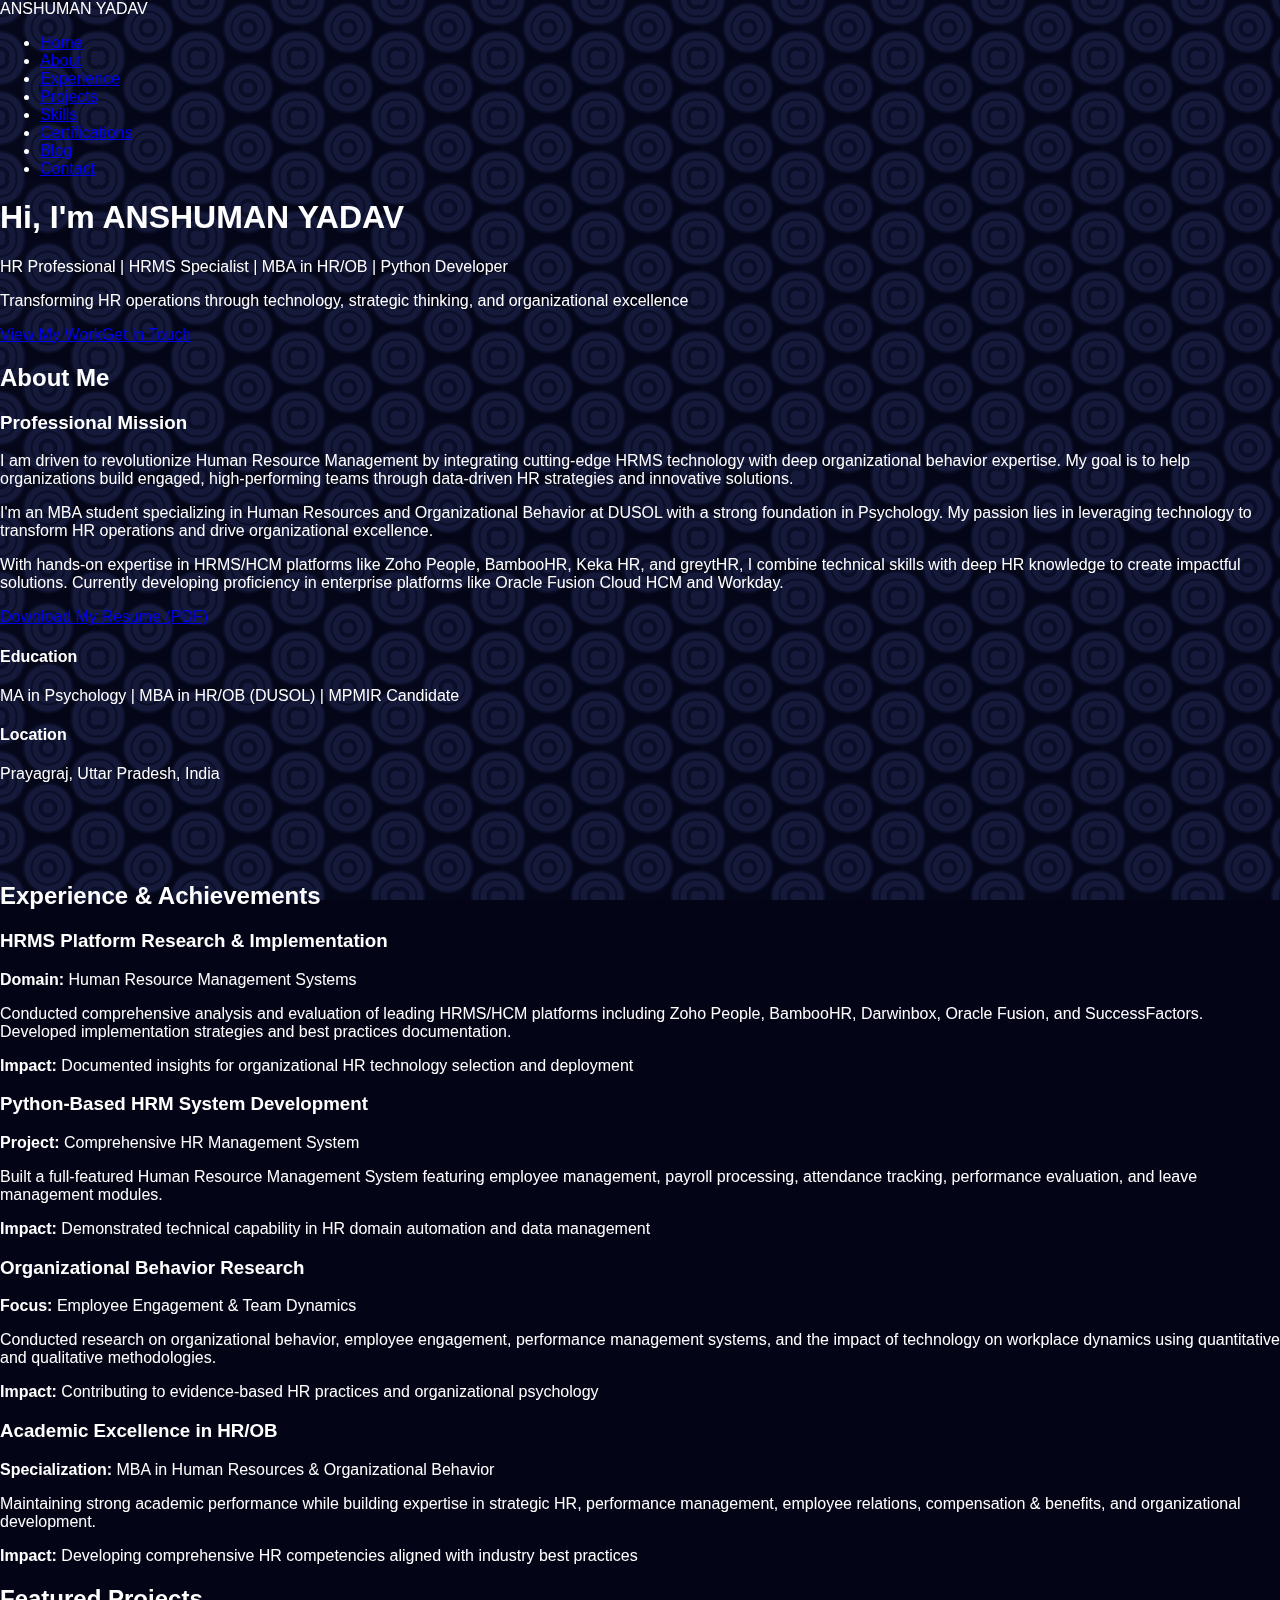
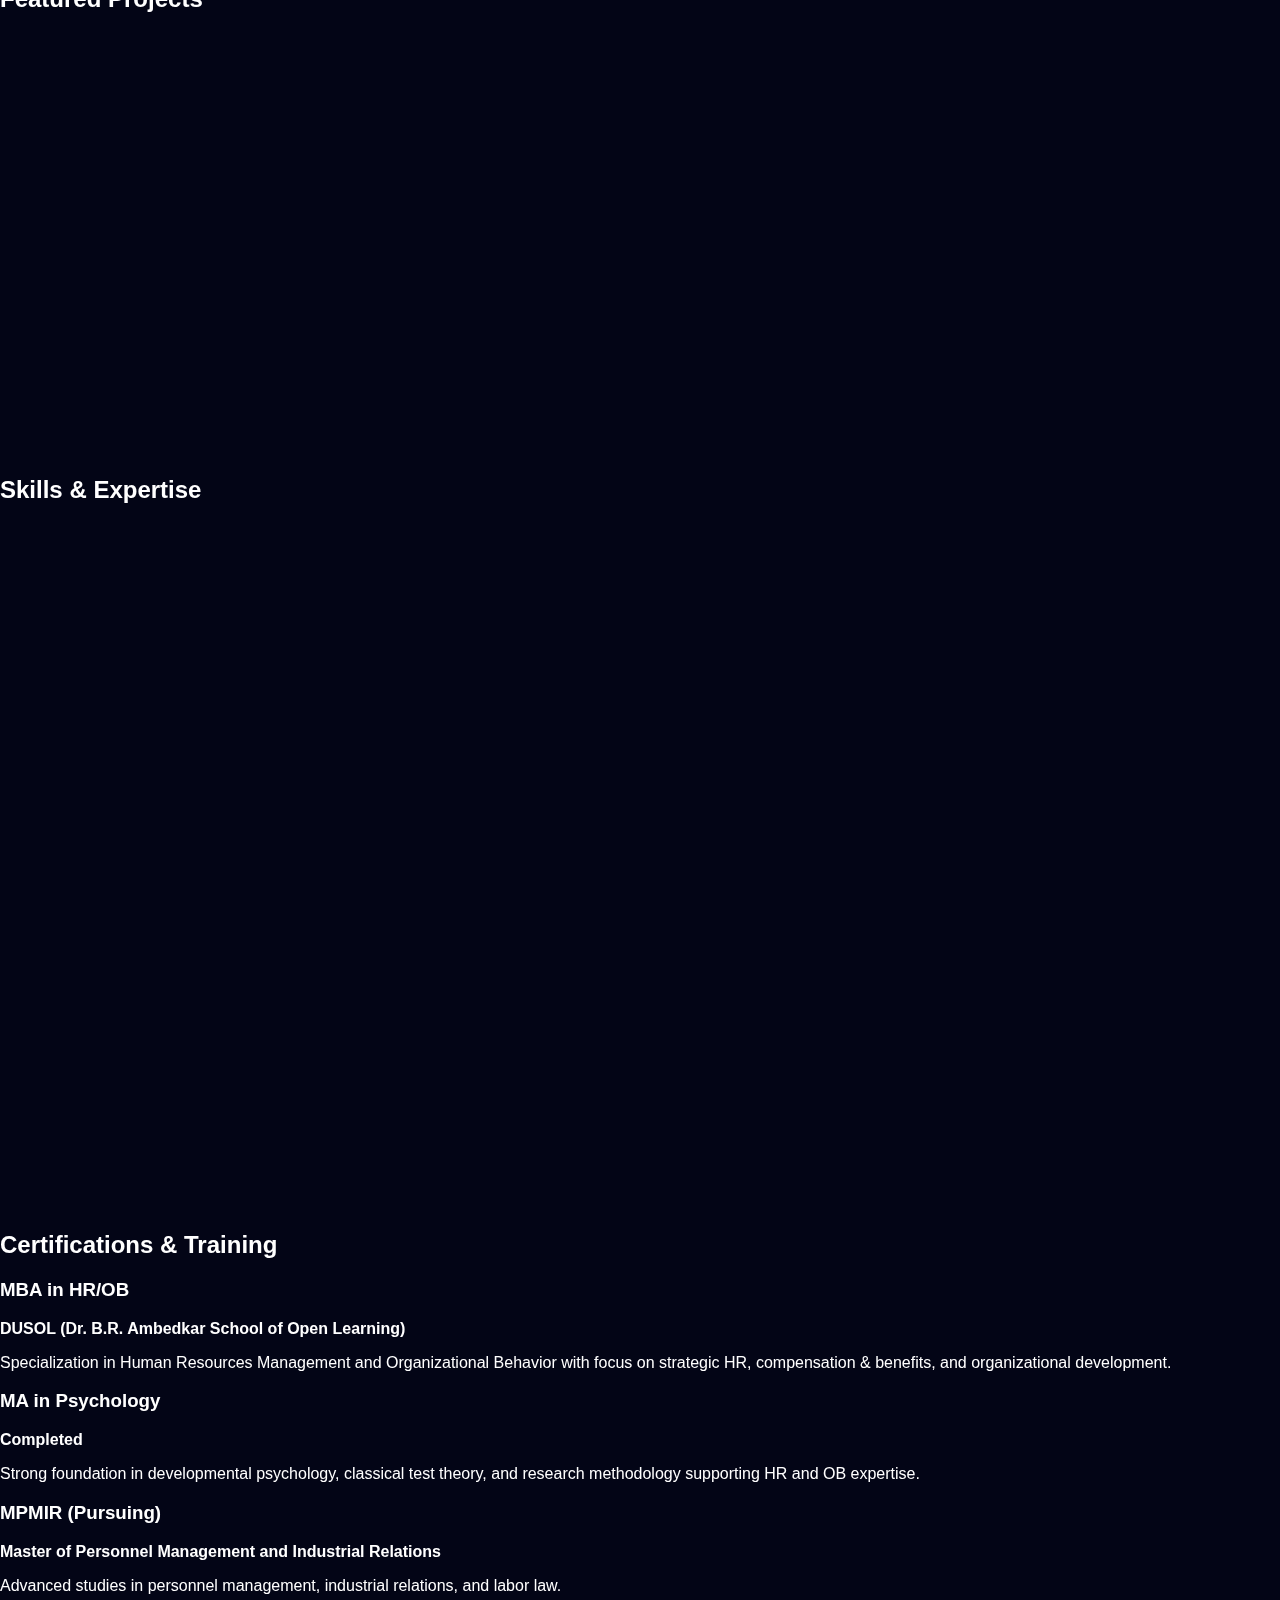
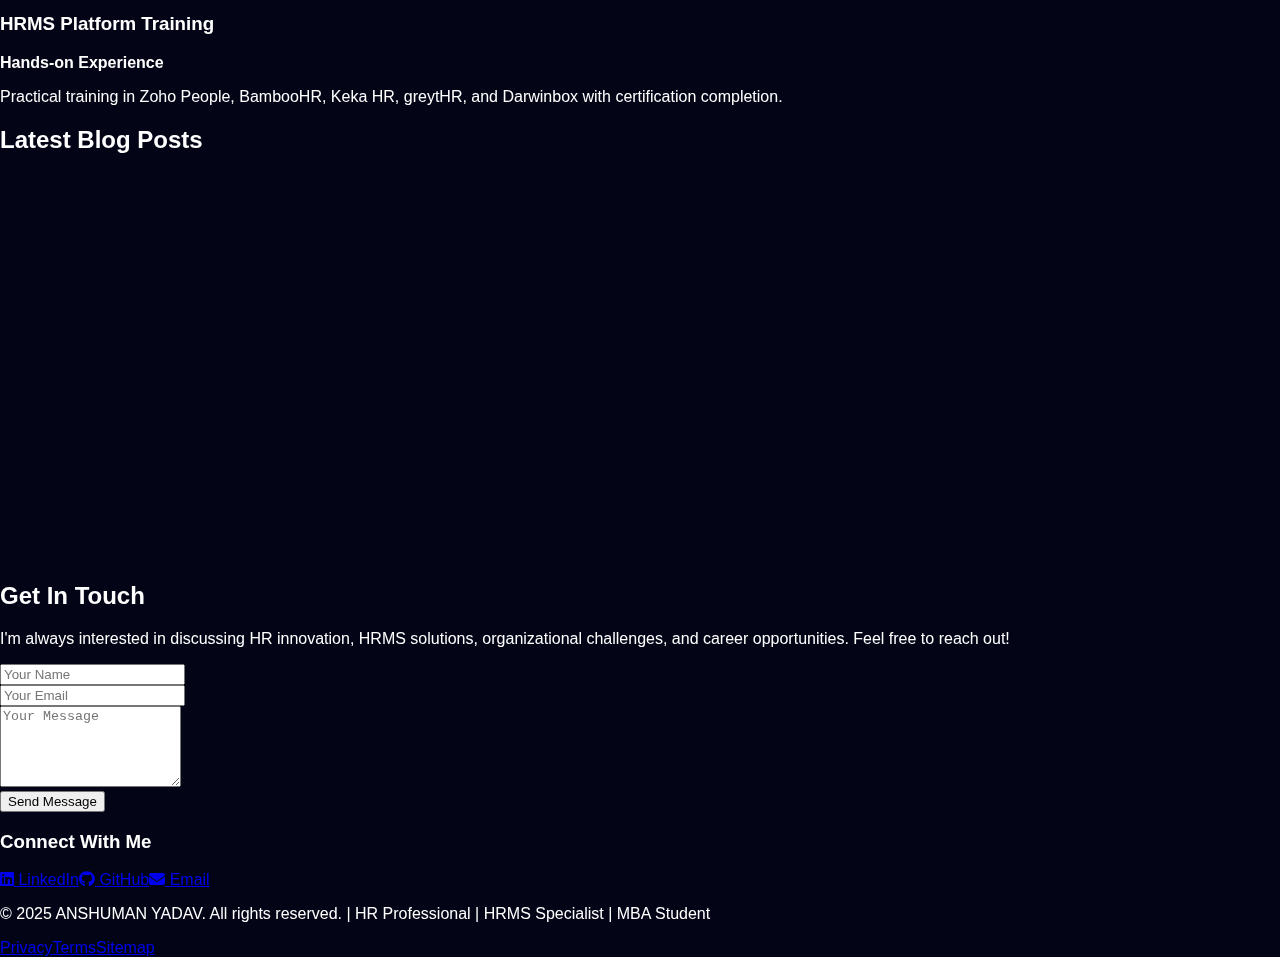
<file: index.html>
<!DOCTYPE html><html lang="en"><head><meta charset="UTF-8"><meta name="viewport" content="width=device-width, initial-scale=1.0"><title>HR Professional Portfolio - ANSHUMAN YADAV</title><link rel="stylesheet" href="styles.css"><link rel="stylesheet" href="https://cdnjs.cloudflare.com/ajax/libs/font-awesome/6.4.0/css/all.min.css"></head><body><!-- Navigation Bar --><nav class="navbar"><div class="nav-container"><div class="logo">ANSHUMAN YADAV</div><ul class="nav-menu"><li><a href="#home" class="nav-link">Home</a></li><li><a href="#about" class="nav-link">About</a></li><li><a href="#experience" class="nav-link">Experience</a></li><li><a href="#projects" class="nav-link">Projects</a></li><li><a href="#skills" class="nav-link">Skills</a></li><li><a href="#certifications" class="nav-link">Certifications</a></li><li><a href="#blog" class="nav-link">Blog</a></li><li><a href="#contact" class="nav-link">Contact</a></li></ul></div></nav><!-- Hero Section --><section id="home" class="hero"><div class="hero-content"><h1>Hi, I'm ANSHUMAN YADAV</h1><p>HR Professional | HRMS Specialist | MBA in HR/OB | Python Developer</p><p class="subtitle">Transforming HR operations through technology, strategic thinking, and organizational excellence</p><div class="hero-buttons"><a href="#projects" class="btn btn-primary">View My Work</a><a href="#contact" class="btn btn-secondary">Get in Touch</a></div></div></section><!-- About Section --><section id="about" class="about"><div class="container"><h2>About Me</h2><div class="about-content"><div class="about-text"><div class="mission-statement"><h3>Professional Mission</h3><p>I am driven to revolutionize Human Resource Management by integrating cutting-edge HRMS technology with deep organizational behavior expertise. My goal is to help organizations build engaged, high-performing teams through data-driven HR strategies and innovative solutions.</p></div><p>I'm an MBA student specializing in Human Resources and Organizational Behavior at DUSOL with a strong foundation in Psychology. My passion lies in leveraging technology to transform HR operations and drive organizational excellence.</p><p>With hands-on expertise in HRMS/HCM platforms like Zoho People, BambooHR, Keka HR, and greytHR, I combine technical skills with deep HR knowledge to create impactful solutions. Currently developing proficiency in enterprise platforms like Oracle Fusion Cloud HCM and Workday.</p><div class="cv-download"><a href="#" class="btn btn-resume" download>Download My Resume (PDF)</a></div><div class="about-info"><div class="info-item"><h4>Education</h4><p>MA in Psychology | MBA in HR/OB (DUSOL) | MPMIR Candidate</p></div><div class="info-item"><h4>Location</h4><p>Prayagraj, Uttar Pradesh, India</p></div><div class="info-item"><h4>Expertise</h4><p>HRMS Systems, HR Analytics, Org Development, Employee Management</p></div></div></div></div></div></section><!-- Experience Section --><section id="experience" class="experience"><div class="container"><h2>Experience & Achievements</h2><div class="experience-grid"><div class="experience-card"><h3>HRMS Platform Research & Implementation</h3><p><strong>Domain:</strong> Human Resource Management Systems</p><p>Conducted comprehensive analysis and evaluation of leading HRMS/HCM platforms including Zoho People, BambooHR, Darwinbox, Oracle Fusion, and SuccessFactors. Developed implementation strategies and best practices documentation.</p><p><strong>Impact:</strong> Documented insights for organizational HR technology selection and deployment</p></div><div class="experience-card"><h3>Python-Based HRM System Development</h3><p><strong>Project:</strong> Comprehensive HR Management System</p><p>Built a full-featured Human Resource Management System featuring employee management, payroll processing, attendance tracking, performance evaluation, and leave management modules.</p><p><strong>Impact:</strong> Demonstrated technical capability in HR domain automation and data management</p></div><div class="experience-card"><h3>Organizational Behavior Research</h3><p><strong>Focus:</strong> Employee Engagement & Team Dynamics</p><p>Conducted research on organizational behavior, employee engagement, performance management systems, and the impact of technology on workplace dynamics using quantitative and qualitative methodologies.</p><p><strong>Impact:</strong> Contributing to evidence-based HR practices and organizational psychology</p></div><div class="experience-card"><h3>Academic Excellence in HR/OB</h3><p><strong>Specialization:</strong> MBA in Human Resources & Organizational Behavior</p><p>Maintaining strong academic performance while building expertise in strategic HR, performance management, employee relations, compensation & benefits, and organizational development.</p><p><strong>Impact:</strong> Developing comprehensive HR competencies aligned with industry best practices</p></div></div></div></section><!-- Projects Section --><section id="projects" class="projects"><div class="container"><h2>Featured Projects</h2><div class="projects-grid"><div class="project-card"><div class="project-image" style="background: linear-gradient(135deg, #667eea 0%, #764ba2 100%)"></div><h3>HRM System - Python</h3><p>A comprehensive Human Resource Management System built with Python featuring employee management, payroll processing, attendance tracking, performance evaluation, and leave management modules with database integration.</p><div class="project-tags"><span class="tag">Python</span><span class="tag">Database</span><span class="tag">HR Systems</span></div><a href="https://github.com/byanshuman/HRM-System-Python" target="_blank" class="project-link">View on GitHub</a></div><div class="project-card"><div class="project-image" style="background: linear-gradient(135deg, #f093fb 0%, #f5576c 100%)"></div><h3>HRMS Platform Comparative Analysis</h3><p>In-depth analysis and evaluation of 5+ leading HRMS platforms (Zoho People, BambooHR, Darwinbox, SuccessFactors, Oracle Fusion). Includes implementation strategies, ROI analysis, and recommendations for organizations of different sizes.</p><div class="project-tags"><span class="tag">HRMS</span><span class="tag">Analysis</span><span class="tag">Research</span></div><a href="#projects" class="project-link">View Analysis</a></div><div class="project-card"><div class="project-image" style="background: linear-gradient(135deg, #4facfe 0%, #00f2fe 100%)"></div><h3>Organizational Behavior Research Papers</h3><p>Collection of research papers and studies on organizational behavior, employee engagement, performance management systems, and technology's impact on workplace dynamics using MANOVA and qualitative analysis.</p><div class="project-tags"><span class="tag">Research</span><span class="tag">OB</span><span class="tag">Analytics</span></div><a href="#projects" class="project-link">View Papers</a></div></div></div></section><!-- Skills Section --><section id="skills" class="skills"><div class="container"><h2>Skills & Expertise</h2><div class="skills-grid"><div class="skill-category"><h3>HRMS/HCM Platforms</h3><ul><li>Zoho People</li><li>BambooHR</li><li>Keka HR</li><li>greytHR</li><li>Darwinbox</li><li>Oracle Fusion Cloud HCM</li><li>Workday (Learning)</li></ul></div><div class="skill-category"><h3>Technical Skills</h3><ul><li>Python Programming</li><li>SQL & Databases</li><li>Data Analysis & Visualization</li><li>Web Development (HTML/CSS/JS)</li><li>Google Workspace</li><li>Linux/Ubuntu</li></ul></div><div class="skill-category"><h3>HR Expertise</h3><ul><li>Employee Management</li><li>Payroll Systems</li><li>Attendance Tracking</li><li>Performance Management</li><li>Leave Management</li><li>HR Analytics</li><li>Talent Management</li></ul></div><div class="skill-category"><h3>Knowledge Areas</h3><ul><li>Organizational Behavior</li><li>Developmental Psychology</li><li>Research Methodology</li><li>Statistical Analysis (MANOVA, CTT)</li><li>Academic Writing</li><li>Project Management</li></ul></div></div></div></section><!-- Certifications Section --><section id="certifications" class="certifications"><div class="container"><h2>Certifications & Training</h2><div class="certifications-grid"><div class="cert-card"><h3>MBA in HR/OB</h3><p><strong>DUSOL (Dr. B.R. Ambedkar School of Open Learning)</strong></p><p>Specialization in Human Resources Management and Organizational Behavior with focus on strategic HR, compensation & benefits, and organizational development.</p></div><div class="cert-card"><h3>MA in Psychology</h3><p><strong>Completed</strong></p><p>Strong foundation in developmental psychology, classical test theory, and research methodology supporting HR and OB expertise.</p></div><div class="cert-card"><h3>MPMIR (Pursuing)</h3><p><strong>Master of Personnel Management and Industrial Relations</strong></p><p>Advanced studies in personnel management, industrial relations, and labor law.</p></div><div class="cert-card"><h3>HRMS Platform Training</h3><p><strong>Hands-on Experience</strong></p><p>Practical training in Zoho People, BambooHR, Keka HR, greytHR, and Darwinbox with certification completion.</p></div></div></div></section><!-- Blog Section --><section id="blog" class="blog"><div class="container"><h2>Latest Blog Posts</h2><div class="blog-grid"><article class="blog-card"><div class="blog-date">Dec 28, 2025</div><h3>HRMS Implementation Guide for Modern Organizations</h3><p>A comprehensive guide to selecting, implementing, and optimizing HRMS platforms for organizations of different sizes and maturity levels. Includes ROI analysis and best practices.</p><a href="#" class="read-more">Read More →</a></article><article class="blog-card"><div class="blog-date">Dec 20, 2025</div><h3>The Future of HR Technology: AI and Predictive Analytics</h3><p>Exploring emerging trends in HR technology, AI-driven recruitment, predictive analytics, and their impact on organizational success, employee experience, and talent management.</p><a href="#" class="read-more">Read More →</a></article><article class="blog-card"><div class="blog-date">Dec 10, 2025</div><h3>Building High-Performing Teams: Insights from OB Research</h3><p>Evidence-based insights from organizational behavior research on team dynamics, leadership styles, psychological safety, and strategies for creating productive work environments.</p><a href="#" class="read-more">Read More →</a></article></div></div></section><!-- Contact Section --><section id="contact" class="contact"><div class="container"><h2>Get In Touch</h2><p class="contact-intro">I'm always interested in discussing HR innovation, HRMS solutions, organizational challenges, and career opportunities. Feel free to reach out!</p><div class="contact-content"><form class="contact-form" id="contactForm"><div class="form-group"><input type="text" id="name" placeholder="Your Name" required></div><div class="form-group"><input type="email" id="email" placeholder="Your Email" required></div><div class="form-group"><textarea id="message" placeholder="Your Message" rows="5" required></textarea></div><button type="submit" class="btn btn-primary">Send Message</button></form><div class="connect-section"><h3>Connect With Me</h3><div class="social-links"><a href="https://www.linkedin.com/in/byanshuman" target="_blank" title="LinkedIn"><i class="fab fa-linkedin"></i> LinkedIn</a><a href="https://github.com/byanshuman" target="_blank" title="GitHub"><i class="fab fa-github"></i> GitHub</a><a href="mailto:bytheanshuman@gmail.com" title="Email"><i class="fas fa-envelope"></i> Email</a></div></div></div></div></section><!-- Footer --><footer class="footer"><p>&copy; 2025 ANSHUMAN YADAV. All rights reserved. | HR Professional | HRMS Specialist | MBA Student</p><div class="footer-links"><a href="#">Privacy</a><a href="#">Terms</a><a href="#">Sitemap</a></div></footer><script src="script.js"></script></body></html>
</file>
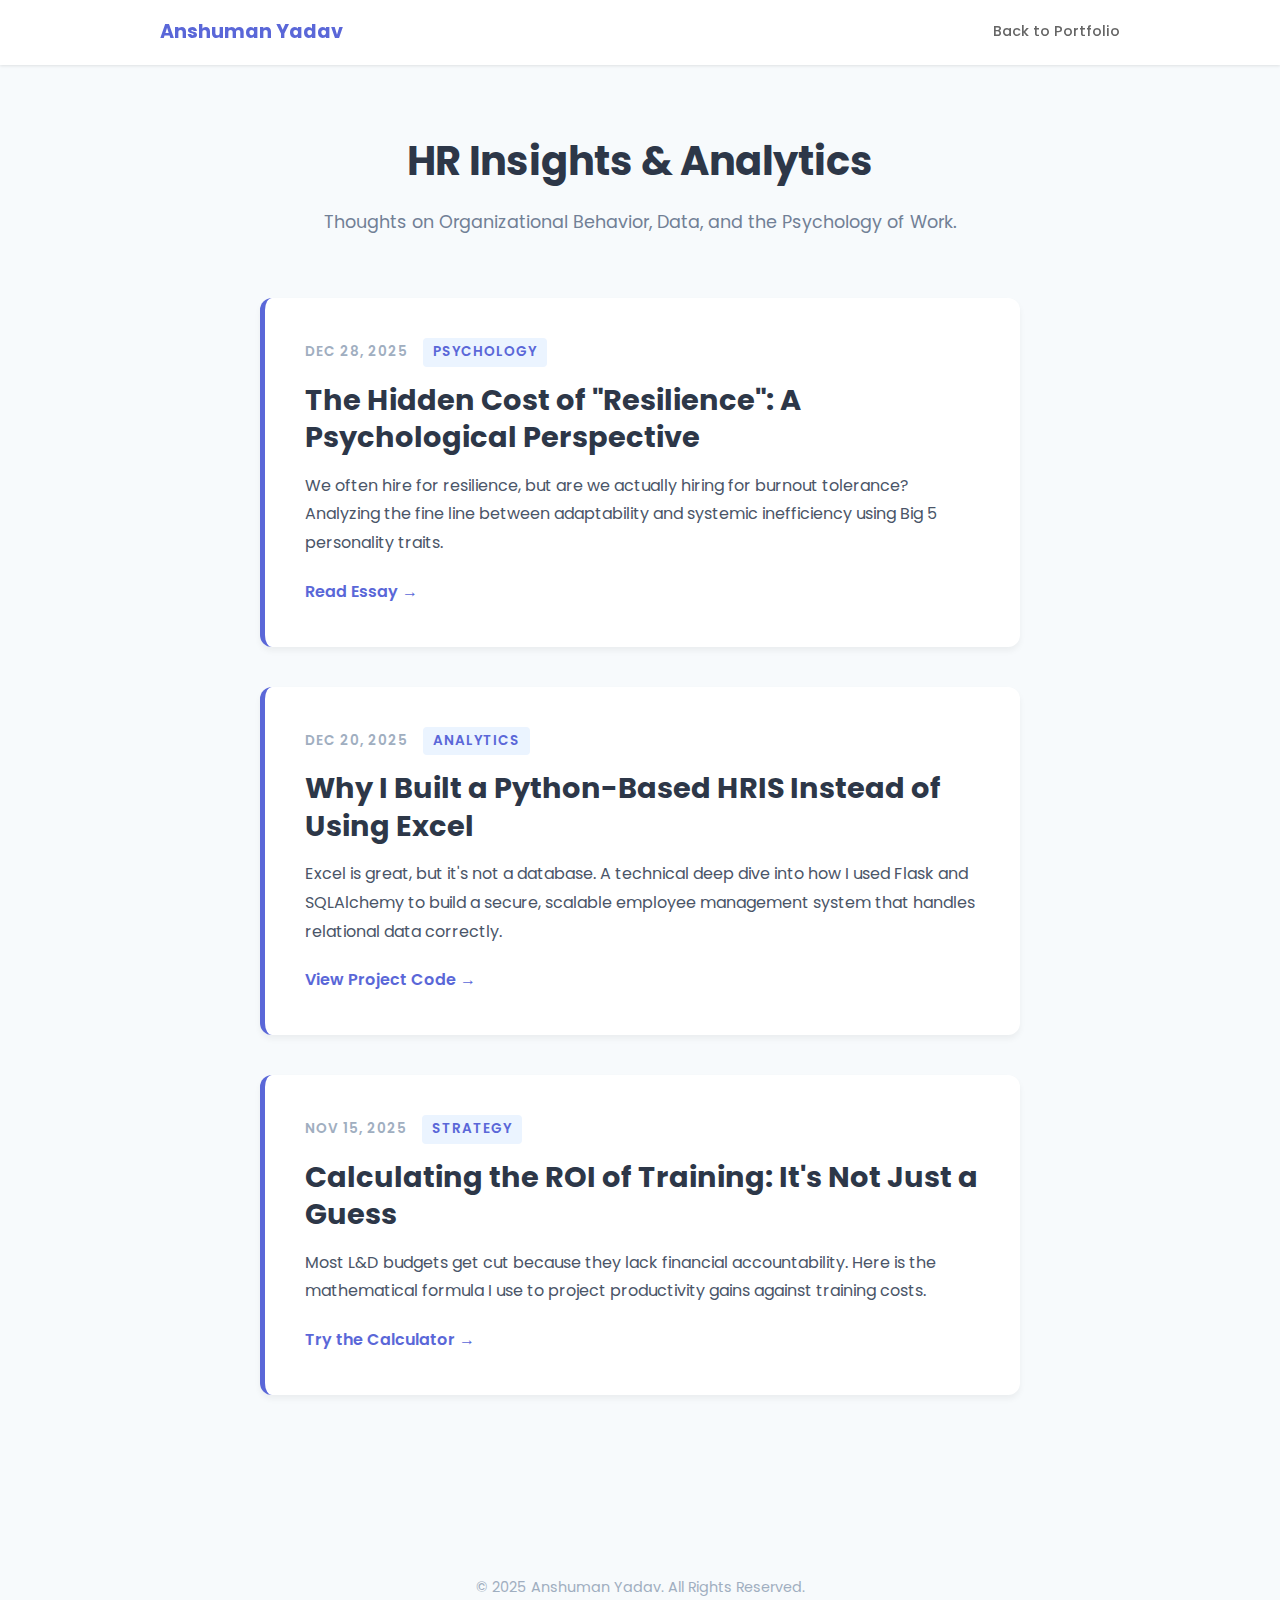
<file: blog.html>
<!DOCTYPE html>
<html lang="en">
<head>
    <meta charset="UTF-8">
    <meta name="viewport" content="width=device-width, initial-scale=1.0">
    <title>HR Insights - Anshuman Yadav</title>
    <style>
        @import url('https://fonts.googleapis.com/css2?family=Poppins:wght@300;400;500;600;700&display=swap');
        @import url('https://cdnjs.cloudflare.com/ajax/libs/font-awesome/6.0.0/css/all.min.css');

        * { margin: 0; padding: 0; box-sizing: border-box; }
        body { font-family: 'Poppins', sans-serif; background-color: #f7fafc; color: #2d3748; line-height: 1.8; }

        /* Navigation */
        nav { background: #fff; padding: 15px 0; box-shadow: 0 1px 3px rgba(0,0,0,0.1); position: sticky; top: 0; z-index: 100; }
        nav .container { max-width: 1000px; margin: 0 auto; display: flex; justify-content: space-between; align-items: center; padding: 0 20px; }
        nav .logo { font-weight: 700; font-size: 1.2rem; color: #5a67d8; text-decoration: none; }
        nav .back-link { text-decoration: none; color: #666; font-size: 0.9rem; font-weight: 500; }
        nav .back-link:hover { color: #5a67d8; }

        .container { max-width: 800px; margin: 0 auto; padding: 60px 20px; }
        
        /* Blog Header */
        header { text-align: center; margin-bottom: 60px; }
        header h1 { font-size: 2.5rem; margin-bottom: 10px; color: #2d3748; }
        header p { color: #718096; font-size: 1.1rem; }

        /* Articles */
        .article-card { background: #fff; border-radius: 12px; padding: 40px; margin-bottom: 40px; box-shadow: 0 4px 6px rgba(0,0,0,0.05); border-left: 5px solid #5a67d8; transition: transform 0.2s; }
        .article-card:hover { transform: translateY(-3px); box-shadow: 0 10px 15px rgba(0,0,0,0.05); }
        
        .meta { display: flex; align-items: center; gap: 15px; margin-bottom: 15px; font-size: 0.85rem; color: #a0aec0; text-transform: uppercase; letter-spacing: 1px; font-weight: 600; }
        .tag { background: #ebf4ff; color: #5a67d8; padding: 2px 10px; border-radius: 4px; }
        
        h2 { font-size: 1.8rem; margin-bottom: 15px; line-height: 1.3; }
        h2 a { text-decoration: none; color: #2d3748; transition: color 0.2s; }
        h2 a:hover { color: #5a67d8; }
        
        .excerpt { color: #4a5568; margin-bottom: 20px; font-size: 1rem; }
        .read-more { color: #5a67d8; font-weight: 600; text-decoration: none; display: inline-flex; align-items: center; gap: 5px; }
        .read-more:hover { gap: 8px; transition: gap 0.2s; }

        /* Footer */
        footer { text-align: center; margin-top: 80px; color: #a0aec0; font-size: 0.9rem; padding-bottom: 40px; }
    </style>
</head>
<body>

    <nav>
        <div class="container">
            <a href="index.html" class="logo">Anshuman Yadav</a>
            <a href="index.html" class="back-link">Back to Portfolio</a>
        </div>
    </nav>

    <div class="container">
        <header>
            <h1>HR Insights & Analytics</h1>
            <p>Thoughts on Organizational Behavior, Data, and the Psychology of Work.</p>
        </header>

        <article class="article-card">
            <div class="meta">
                <span>Dec 28, 2025</span>
                <span class="tag">Psychology</span>
            </div>
            <h2><a href="#">The Hidden Cost of "Resilience": A Psychological Perspective</a></h2>
            <p class="excerpt">We often hire for resilience, but are we actually hiring for burnout tolerance? Analyzing the fine line between adaptability and systemic inefficiency using Big 5 personality traits.</p>
            <a href="blog-resilience.html" class="read-more">Read Essay &rarr;</a>
        </article>

        <article class="article-card">
            <div class="meta">
                <span>Dec 20, 2025</span>
                <span class="tag">Analytics</span>
            </div>
            <h2><a href="#">Why I Built a Python-Based HRIS Instead of Using Excel</a></h2>
            <p class="excerpt">Excel is great, but it's not a database. A technical deep dive into how I used Flask and SQLAlchemy to build a secure, scalable employee management system that handles relational data correctly.</p>
            <a href="https://github.com/byanshuman/HRM-System-Python" target="_blank" class="read-more">View Project Code &rarr;</a>
        </article>

        <article class="article-card">
            <div class="meta">
                <span>Nov 15, 2025</span>
                <span class="tag">Strategy</span>
            </div>
            <h2><a href="#">Calculating the ROI of Training: It's Not Just a Guess</a></h2>
            <p class="excerpt">Most L&D budgets get cut because they lack financial accountability. Here is the mathematical formula I use to project productivity gains against training costs.</p>
            <a href="tools.html" class="read-more">Try the Calculator &rarr;</a>
        </article>

    </div>

    <footer>
        &copy; 2025 Anshuman Yadav. All Rights Reserved.
    </footer>

</body>
</html>
</file>
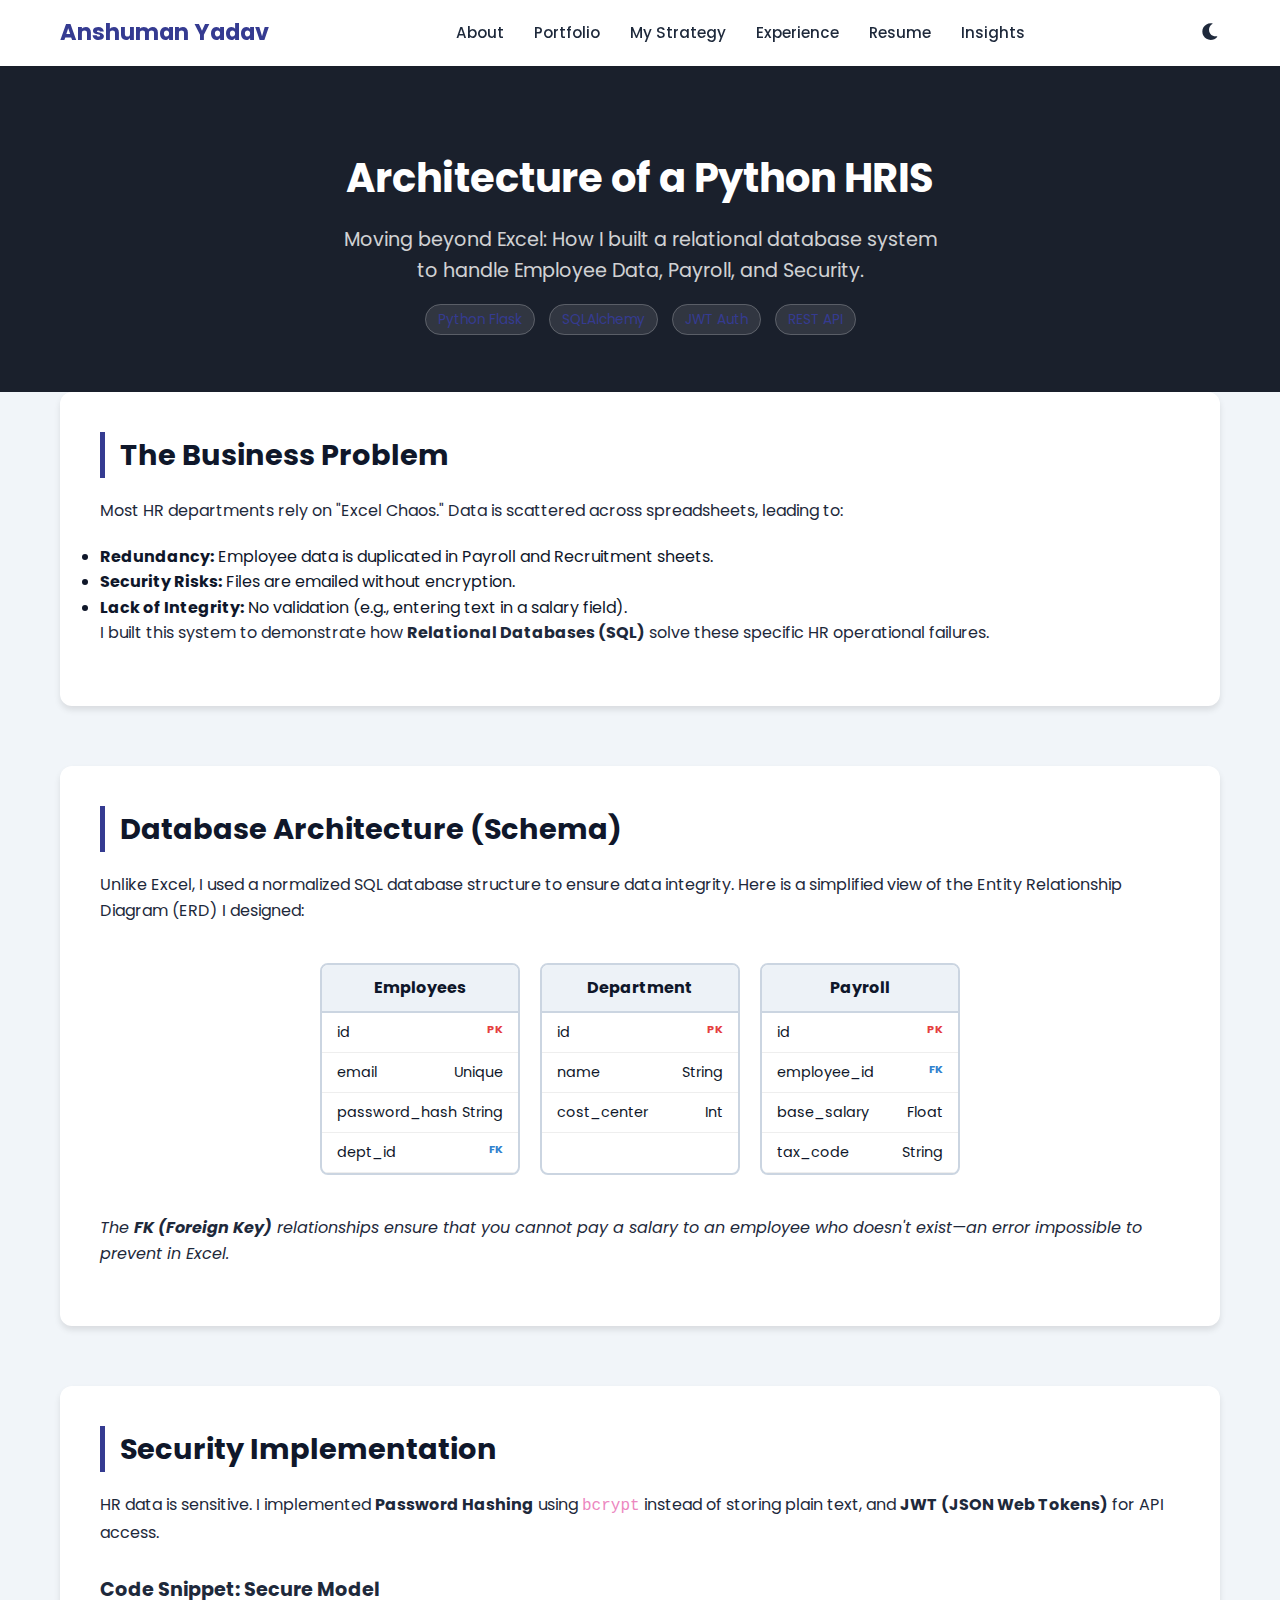
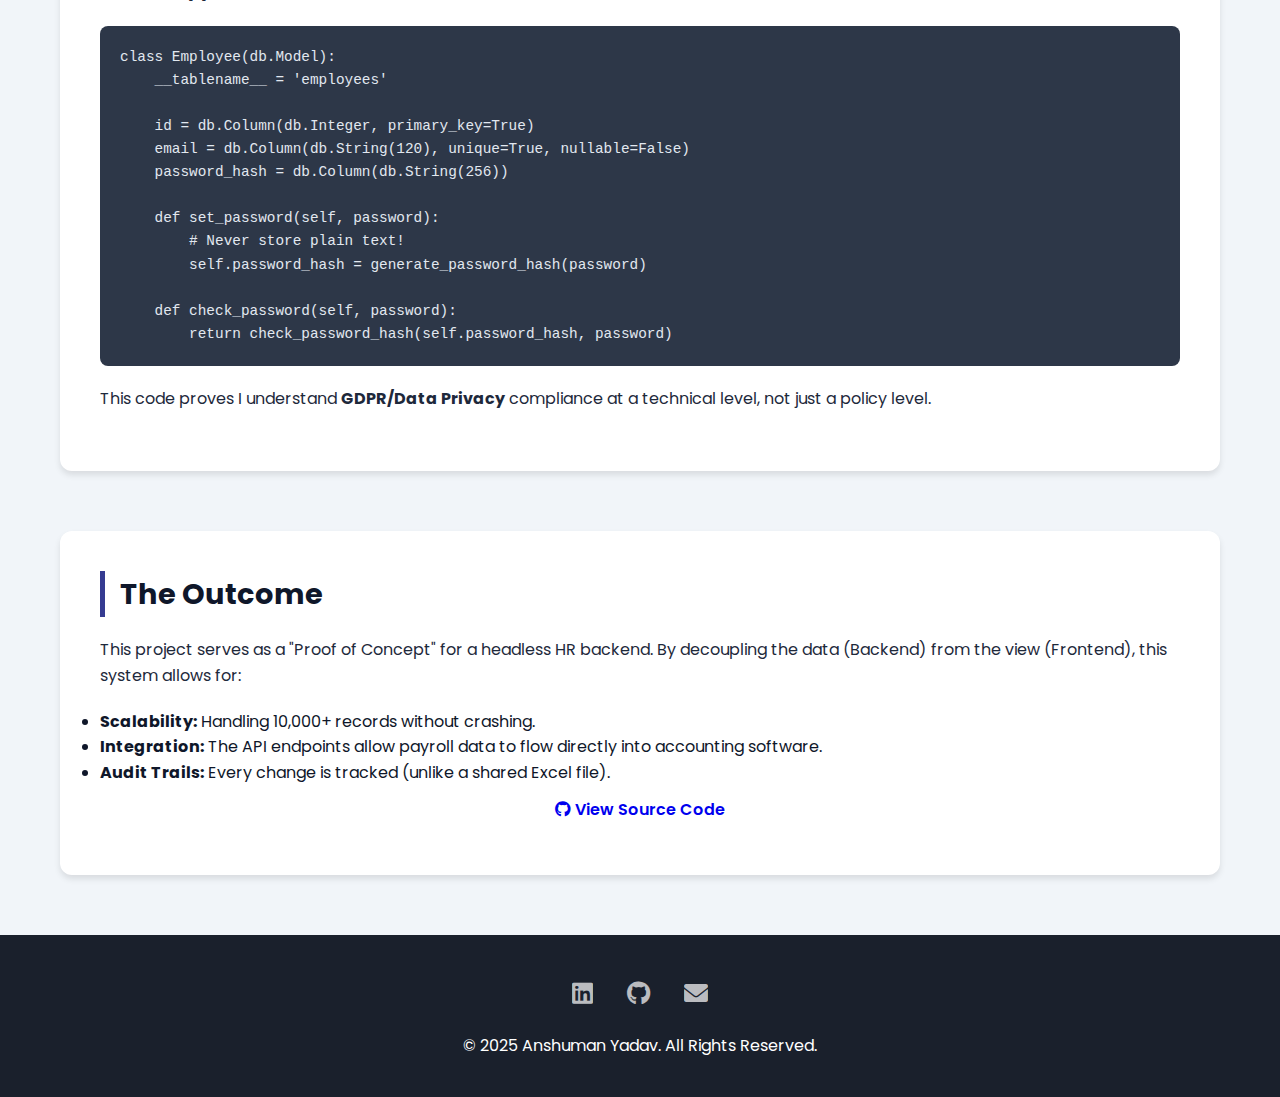
<file: project-hris.html>
<!DOCTYPE html>
<html lang="en">
<head>
    <meta charset="UTF-8">
    <meta name="viewport" content="width=device-width, initial-scale=1.0">
    <meta name="description" content="Case Study: Architecture of a Python-based HRIS using Flask and SQLAlchemy.">
    <meta property="og:title" content="Case Study: Building a Custom HRIS in Python">
    <meta property="og:description" content="How I moved from Excel to a SQL-backed HR architecture using Flask and SQLAlchemy.">
    <title>Project: Python HRIS Architecture - Anshuman Yadav</title>
    <link rel="stylesheet" href="assets/css/styles.css">
    <script src="assets/js/script.js" defer></script>
</head>
<body>

    <nav>
        <div class="container">
            <a href="index.html" class="logo">Anshuman Yadav</a>
            <ul>
                <li><a href="index.html#about">About</a></li>
                <li><a href="index.html#featured">Portfolio</a></li>
                <li><a href="strategy.html">My Strategy</a></li>
                <li><a href="index.html#experience">Experience</a></li>
                <li><a href="resume.html" target="_blank">Resume</a></li>
                <li><a href="blog.html">Insights</a></li>
            </ul>
            <div class="nav-controls">
                <button class="mobile-menu-btn" id="mobile-menu-btn" aria-label="Toggle Menu"><i class="fas fa-bars"></i></button>
                <button class="theme-toggle" id="theme-toggle" aria-label="Toggle Theme"><i class="fas fa-moon"></i></button>
            </div>
        </div>
    </nav>

    <header class="case-header">
        <div class="container">
            <h1>Architecture of a Python HRIS</h1>
            <p>Moving beyond Excel: How I built a relational database system to handle Employee Data, Payroll, and Security.</p>
            <div class="tags">
                <span class="tag">Python Flask</span>
                <span class="tag">SQLAlchemy</span>
                <span class="tag">JWT Auth</span>
                <span class="tag">REST API</span>
            </div>
        </div>
    </header>

    <div class="container">

        <div class="section">
            <h2>The Business Problem</h2>
            <p>Most HR departments rely on "Excel Chaos." Data is scattered across spreadsheets, leading to:</p>
            <ul>
                <li><strong>Redundancy:</strong> Employee data is duplicated in Payroll and Recruitment sheets.</li>
                <li><strong>Security Risks:</strong> Files are emailed without encryption.</li>
                <li><strong>Lack of Integrity:</strong> No validation (e.g., entering text in a salary field).</li>
            </ul>
            <p>I built this system to demonstrate how <strong>Relational Databases (SQL)</strong> solve these specific HR operational failures.</p>
        </div>

        <div class="section">
            <h2>Database Architecture (Schema)</h2>
            <p>Unlike Excel, I used a normalized SQL database structure to ensure data integrity. Here is a simplified view of the Entity Relationship Diagram (ERD) I designed:</p>

            <div class="diagram">
                <div class="db-table">
                    <div class="db-header">Employees</div>
                    <div class="db-row"><span>id</span> <span class="pk">PK</span></div>
                    <div class="db-row"><span>email</span> <span>Unique</span></div>
                    <div class="db-row"><span>password_hash</span> <span>String</span></div>
                    <div class="db-row"><span>dept_id</span> <span class="fk">FK</span></div>
                </div>

                <div class="db-table">
                    <div class="db-header">Department</div>
                    <div class="db-row"><span>id</span> <span class="pk">PK</span></div>
                    <div class="db-row"><span>name</span> <span>String</span></div>
                    <div class="db-row"><span>cost_center</span> <span>Int</span></div>
                </div>

                <div class="db-table">
                    <div class="db-header">Payroll</div>
                    <div class="db-row"><span>id</span> <span class="pk">PK</span></div>
                    <div class="db-row"><span>employee_id</span> <span class="fk">FK</span></div>
                    <div class="db-row"><span>base_salary</span> <span>Float</span></div>
                    <div class="db-row"><span>tax_code</span> <span>String</span></div>
                </div>
            </div>

            <p><em>The <strong>FK (Foreign Key)</strong> relationships ensure that you cannot pay a salary to an employee who doesn't exist—an error impossible to prevent in Excel.</em></p>
        </div>

        <div class="section">
            <h2>Security Implementation</h2>
            <p>HR data is sensitive. I implemented <strong>Password Hashing</strong> using <code>bcrypt</code> instead of storing plain text, and <strong>JWT (JSON Web Tokens)</strong> for API access.</p>

            <h3>Code Snippet: Secure Model</h3>
            <pre>
class Employee(db.Model):
    __tablename__ = 'employees'

    id = db.Column(db.Integer, primary_key=True)
    email = db.Column(db.String(120), unique=True, nullable=False)
    password_hash = db.Column(db.String(256))

    def set_password(self, password):
        # Never store plain text!
        self.password_hash = generate_password_hash(password)

    def check_password(self, password):
        return check_password_hash(self.password_hash, password)</pre>

            <p>This code proves I understand <strong>GDPR/Data Privacy</strong> compliance at a technical level, not just a policy level.</p>
        </div>

        <div class="section">
            <h2>The Outcome</h2>
            <p>This project serves as a "Proof of Concept" for a headless HR backend. By decoupling the data (Backend) from the view (Frontend), this system allows for:</p>
            <ul>
                <li><strong>Scalability:</strong> Handling 10,000+ records without crashing.</li>
                <li><strong>Integration:</strong> The API endpoints allow payroll data to flow directly into accounting software.</li>
                <li><strong>Audit Trails:</strong> Every change is tracked (unlike a shared Excel file).</li>
            </ul>
            <div style="text-align: center;">
                <a href="https://github.com/byanshuman/HRM-System-Python" target="_blank" class="btn"><i class="fab fa-github"></i> View Source Code</a>
            </div>
        </div>

    </div>

    <footer>
        <div class="footer-container">
            <div class="social-links">
                <a href="https://linkedin.com/in/byanshuman" target="_blank" aria-label="LinkedIn"><i class="fab fa-linkedin"></i></a>
                <a href="https://github.com/byanshuman" target="_blank" aria-label="GitHub"><i class="fab fa-github"></i></a>
                <a href="mailto:bytheanshuman@gmail.com" aria-label="Email"><i class="fas fa-envelope"></i></a>
            </div>
            <p>&copy; 2025 Anshuman Yadav. All Rights Reserved.</p>
        </div>
    </footer>

</body>
</html>
</file>
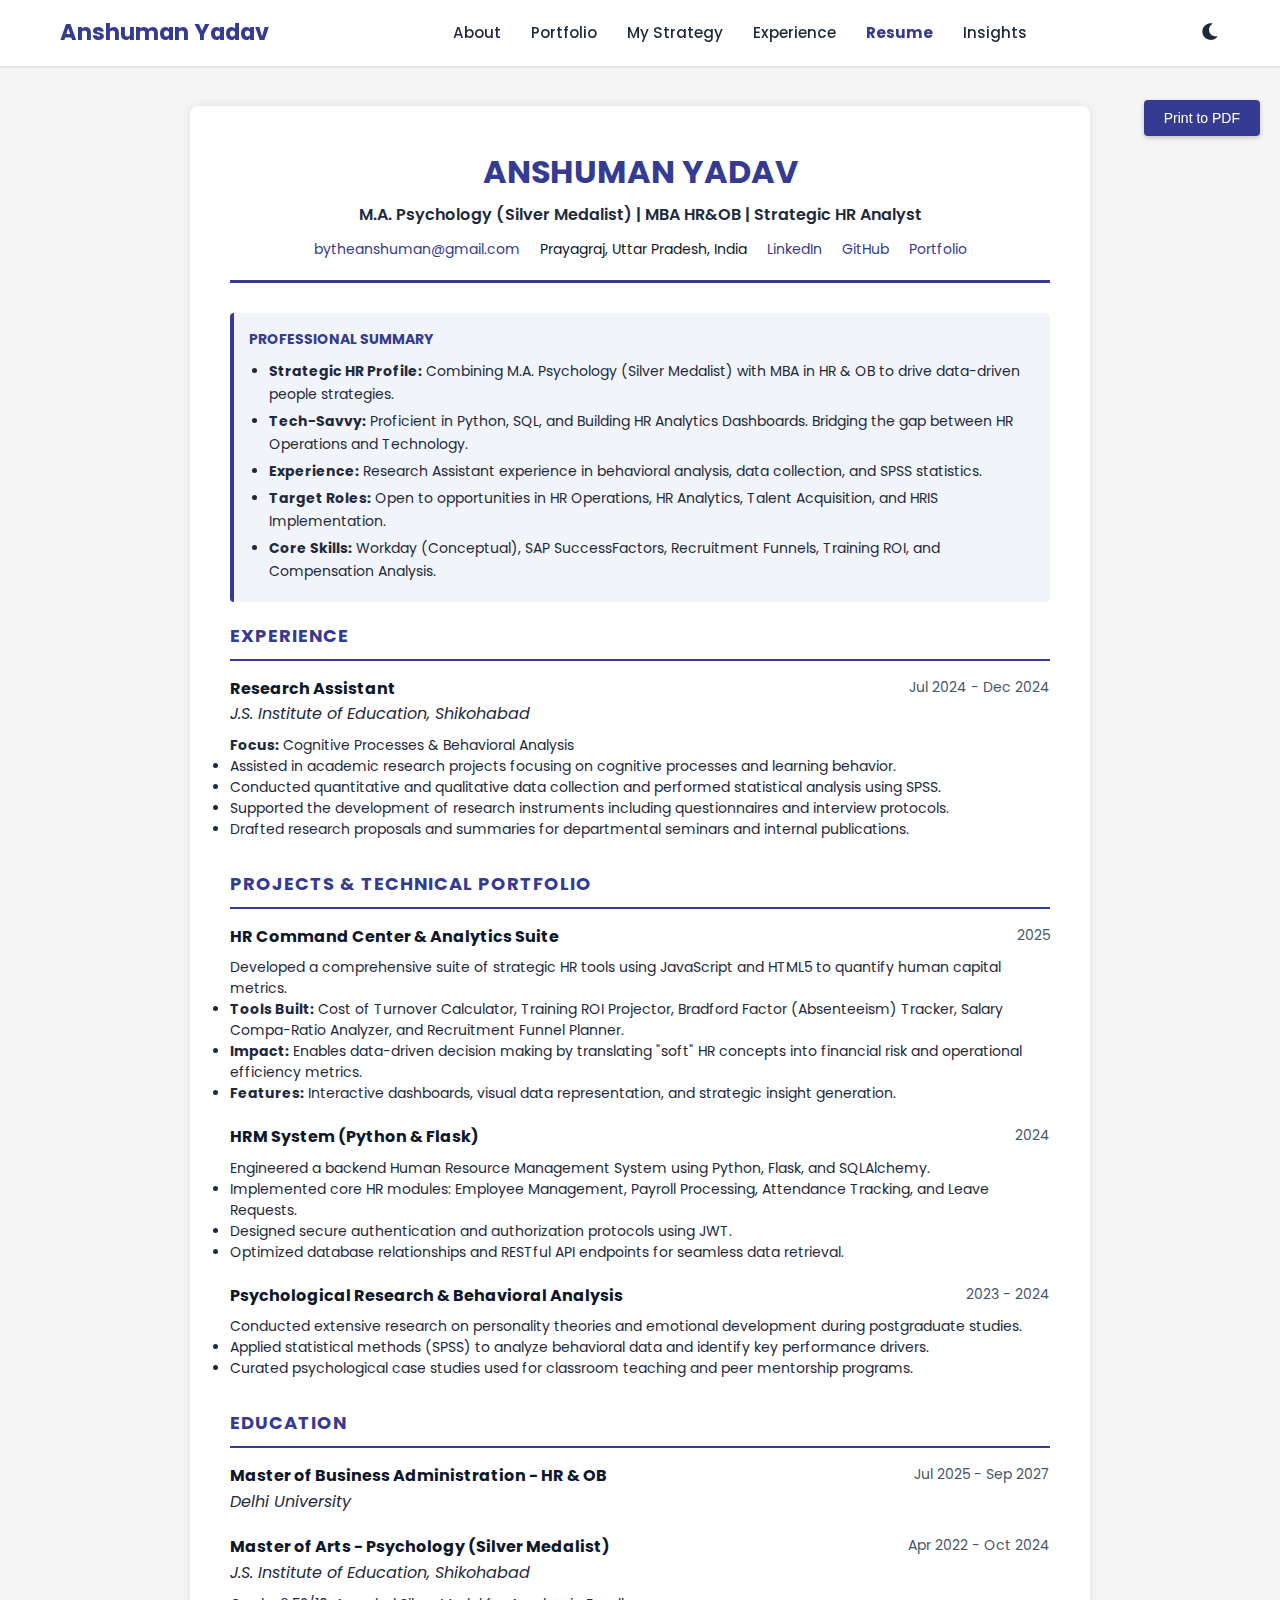
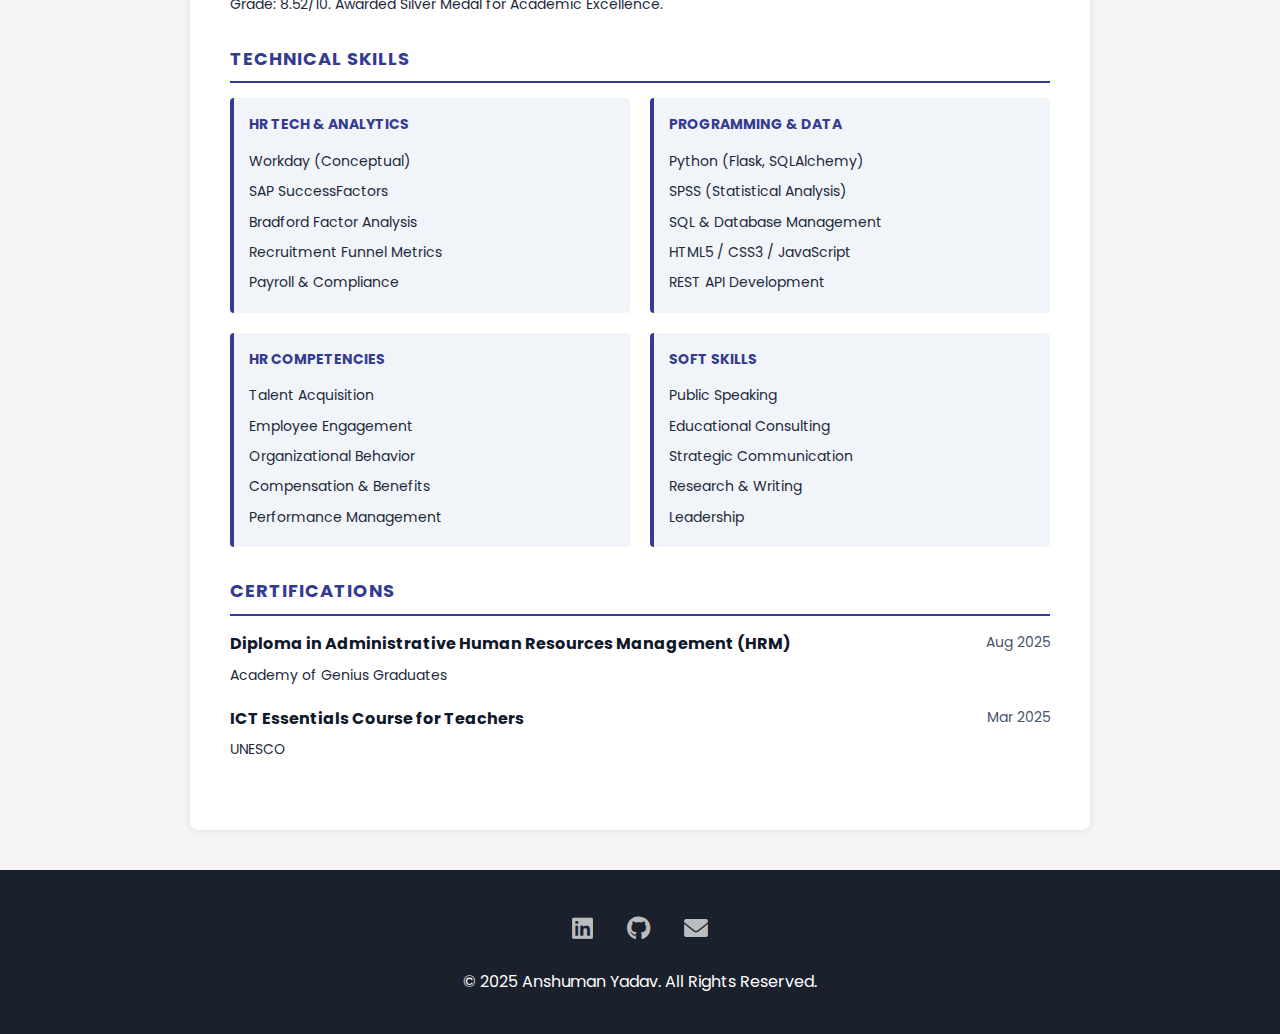
<file: resume.html>
<!DOCTYPE html>
<html lang="en">
<head>
    <meta charset="UTF-8">
    <meta name="viewport" content="width=device-width, initial-scale=1.0">
    <meta name="description" content="Professional resume of Anshuman Yadav, HR Professional & Analyst.">
    <title>Resume - ANSHUMAN YADAV</title>
    <link rel="stylesheet" href="assets/css/styles.css">
    <script src="assets/js/script.js" defer></script>
</head>
<body class="resume-page">
    <nav>
        <div class="container">
            <a href="index.html" class="logo">Anshuman Yadav</a>
            <ul>
                <li><a href="index.html#about">About</a></li>
                <li><a href="index.html#featured">Portfolio</a></li>
                <li><a href="strategy.html">My Strategy</a></li>
                <li><a href="index.html#experience">Experience</a></li>
                <li><a href="resume.html">Resume</a></li>
                <li><a href="blog.html">Insights</a></li>
            </ul>
            <div class="nav-controls">
                <button class="mobile-menu-btn" id="mobile-menu-btn" aria-label="Toggle Menu"><i class="fas fa-bars"></i></button>
                <button class="theme-toggle" id="theme-toggle" aria-label="Toggle Theme"><i class="fas fa-moon"></i></button>
            </div>
        </div>
    </nav>

    <button id="printBtn" onclick="window.print()">Print to PDF</button>

    <div class="resume-container">
        <div class="resume-header">
            <h1>ANSHUMAN YADAV</h1>
            <p>M.A. Psychology (Silver Medalist) | MBA HR&OB | Strategic HR Analyst</p>
            <div class="resume-contact">
                <a href="mailto:bytheanshuman@gmail.com">bytheanshuman@gmail.com</a>
                <span>Prayagraj, Uttar Pradesh, India</span>
                <a href="https://linkedin.com/in/byanshuman" target="_blank">LinkedIn</a>
                <a href="https://github.com/byanshuman" target="_blank">GitHub</a>
                <a href="index.html">Portfolio</a>
            </div>
        </div>

        <div class="resume-highlights">
            <h3>Professional Summary</h3>
            <ul>
                <li><strong>Strategic HR Profile:</strong> Combining M.A. Psychology (Silver Medalist) with MBA in HR & OB to drive data-driven people strategies.</li>
                <li><strong>Tech-Savvy:</strong> Proficient in Python, SQL, and Building HR Analytics Dashboards. Bridging the gap between HR Operations and Technology.</li>
                <li><strong>Experience:</strong> Research Assistant experience in behavioral analysis, data collection, and SPSS statistics.</li>
                <li><strong>Target Roles:</strong> Open to opportunities in HR Operations, HR Analytics, Talent Acquisition, and HRIS Implementation.</li>
                <li><strong>Core Skills:</strong> Workday (Conceptual), SAP SuccessFactors, Recruitment Funnels, Training ROI, and Compensation Analysis.</li>
            </ul>
        </div>

        <div class="resume-section">
            <h2>Experience</h2>
            <div class="resume-entry">
                <div class="resume-entry-header">
                    <div>
                        <div class="resume-entry-title">Research Assistant</div>
                        <div class="resume-entry-subtitle">J.S. Institute of Education, Shikohabad</div>
                    </div>
                    <div class="resume-entry-date">Jul 2024 - Dec 2024</div>
                </div>
                <div class="resume-entry-description">
                    <strong>Focus:</strong> Cognitive Processes & Behavioral Analysis
                    <ul>
                        <li>Assisted in academic research projects focusing on cognitive processes and learning behavior.</li>
                        <li>Conducted quantitative and qualitative data collection and performed statistical analysis using SPSS.</li>
                        <li>Supported the development of research instruments including questionnaires and interview protocols.</li>
                        <li>Drafted research proposals and summaries for departmental seminars and internal publications.</li>
                    </ul>
                </div>
            </div>
        </div>

        <div class="resume-section">
            <h2>Projects & Technical Portfolio</h2>
            
            <div class="resume-entry">
                <div class="resume-entry-header">
                    <div class="resume-entry-title">HR Command Center & Analytics Suite</div>
                    <div class="resume-entry-date">2025</div>
                </div>
                <div class="resume-entry-description">
                    Developed a comprehensive suite of strategic HR tools using JavaScript and HTML5 to quantify human capital metrics.
                    <ul>
                        <li><strong>Tools Built:</strong> Cost of Turnover Calculator, Training ROI Projector, Bradford Factor (Absenteeism) Tracker, Salary Compa-Ratio Analyzer, and Recruitment Funnel Planner.</li>
                        <li><strong>Impact:</strong> Enables data-driven decision making by translating "soft" HR concepts into financial risk and operational efficiency metrics.</li>
                        <li><strong>Features:</strong> Interactive dashboards, visual data representation, and strategic insight generation.</li>
                    </ul>
                </div>
            </div>

            <div class="resume-entry">
                <div class="resume-entry-header">
                    <div class="resume-entry-title">HRM System (Python & Flask)</div>
                    <div class="resume-entry-date">2024</div>
                </div>
                <div class="resume-entry-description">
                    Engineered a backend Human Resource Management System using Python, Flask, and SQLAlchemy.
                    <ul>
                        <li>Implemented core HR modules: Employee Management, Payroll Processing, Attendance Tracking, and Leave Requests.</li>
                        <li>Designed secure authentication and authorization protocols using JWT.</li>
                        <li>Optimized database relationships and RESTful API endpoints for seamless data retrieval.</li>
                    </ul>
                </div>
            </div>

            <div class="resume-entry">
                <div class="resume-entry-header">
                    <div class="resume-entry-title">Psychological Research & Behavioral Analysis</div>
                    <div class="resume-entry-date">2023 - 2024</div>
                </div>
                <div class="resume-entry-description">
                    Conducted extensive research on personality theories and emotional development during postgraduate studies.
                    <ul>
                        <li>Applied statistical methods (SPSS) to analyze behavioral data and identify key performance drivers.</li>
                        <li>Curated psychological case studies used for classroom teaching and peer mentorship programs.</li>
                    </ul>
                </div>
            </div>
        </div>

        <div class="resume-section">
            <h2>Education</h2>
            <div class="resume-entry">
                <div class="resume-entry-header">
                    <div>
                        <div class="resume-entry-title">Master of Business Administration - HR & OB</div>
                        <div class="resume-entry-subtitle">Delhi University</div>
                    </div>
                    <div class="resume-entry-date">Jul 2025 - Sep 2027</div>
                </div>
            </div>
            <div class="resume-entry">
                <div class="resume-entry-header">
                    <div>
                        <div class="resume-entry-title">Master of Arts - Psychology (Silver Medalist)</div>
                        <div class="resume-entry-subtitle">J.S. Institute of Education, Shikohabad</div>
                    </div>
                    <div class="resume-entry-date">Apr 2022 - Oct 2024</div>
                </div>
                <div class="resume-entry-description">Grade: 8.52/10. Awarded Silver Medal for Academic Excellence.</div>
            </div>
        </div>

        <div class="resume-section">
            <h2>Technical Skills</h2>
            <div class="resume-skills-grid">
                <div class="resume-skill-category">
                    <h3>HR Tech & Analytics</h3>
                    <ul>
                        <li>Workday (Conceptual)</li>
                        <li>SAP SuccessFactors</li>
                        <li>Bradford Factor Analysis</li>
                        <li>Recruitment Funnel Metrics</li>
                        <li>Payroll & Compliance</li>
                    </ul>
                </div>
                <div class="resume-skill-category">
                    <h3>Programming & Data</h3>
                    <ul>
                        <li>Python (Flask, SQLAlchemy)</li>
                        <li>SPSS (Statistical Analysis)</li>
                        <li>SQL & Database Management</li>
                        <li>HTML5 / CSS3 / JavaScript</li>
                        <li>REST API Development</li>
                    </ul>
                </div>
                <div class="resume-skill-category">
                    <h3>HR Competencies</h3>
                    <ul>
                        <li>Talent Acquisition</li>
                        <li>Employee Engagement</li>
                        <li>Organizational Behavior</li>
                        <li>Compensation & Benefits</li>
                        <li>Performance Management</li>
                    </ul>
                </div>
                <div class="resume-skill-category">
                    <h3>Soft Skills</h3>
                    <ul>
                        <li>Public Speaking</li>
                        <li>Educational Consulting</li>
                        <li>Strategic Communication</li>
                        <li>Research & Writing</li>
                        <li>Leadership</li>
                    </ul>
                </div>
            </div>
        </div>

        <div class="resume-section">
            <h2>Certifications</h2>
            <div class="resume-entry">
                <div class="resume-entry-header">
                    <div class="resume-entry-title">Diploma in Administrative Human Resources Management (HRM)</div>
                    <div class="resume-entry-date">Aug 2025</div>
                </div>
                <div class="resume-entry-description">Academy of Genius Graduates</div>
            </div>
            <div class="resume-entry">
                <div class="resume-entry-header">
                    <div class="resume-entry-title">ICT Essentials Course for Teachers</div>
                    <div class="resume-entry-date">Mar 2025</div>
                </div>
                <div class="resume-entry-description">UNESCO</div>
            </div>
        </div>

    </div>

    <footer>
        <div class="footer-container">
            <div class="social-links">
                <a href="https://linkedin.com/in/byanshuman" target="_blank" aria-label="LinkedIn"><i class="fab fa-linkedin"></i></a>
                <a href="https://github.com/byanshuman" target="_blank" aria-label="GitHub"><i class="fab fa-github"></i></a>
                <a href="mailto:bytheanshuman@gmail.com" aria-label="Email"><i class="fas fa-envelope"></i></a>
            </div>
            <p>&copy; 2025 Anshuman Yadav. All Rights Reserved.</p>
        </div>
    </footer>
</body>
</html>
</file>
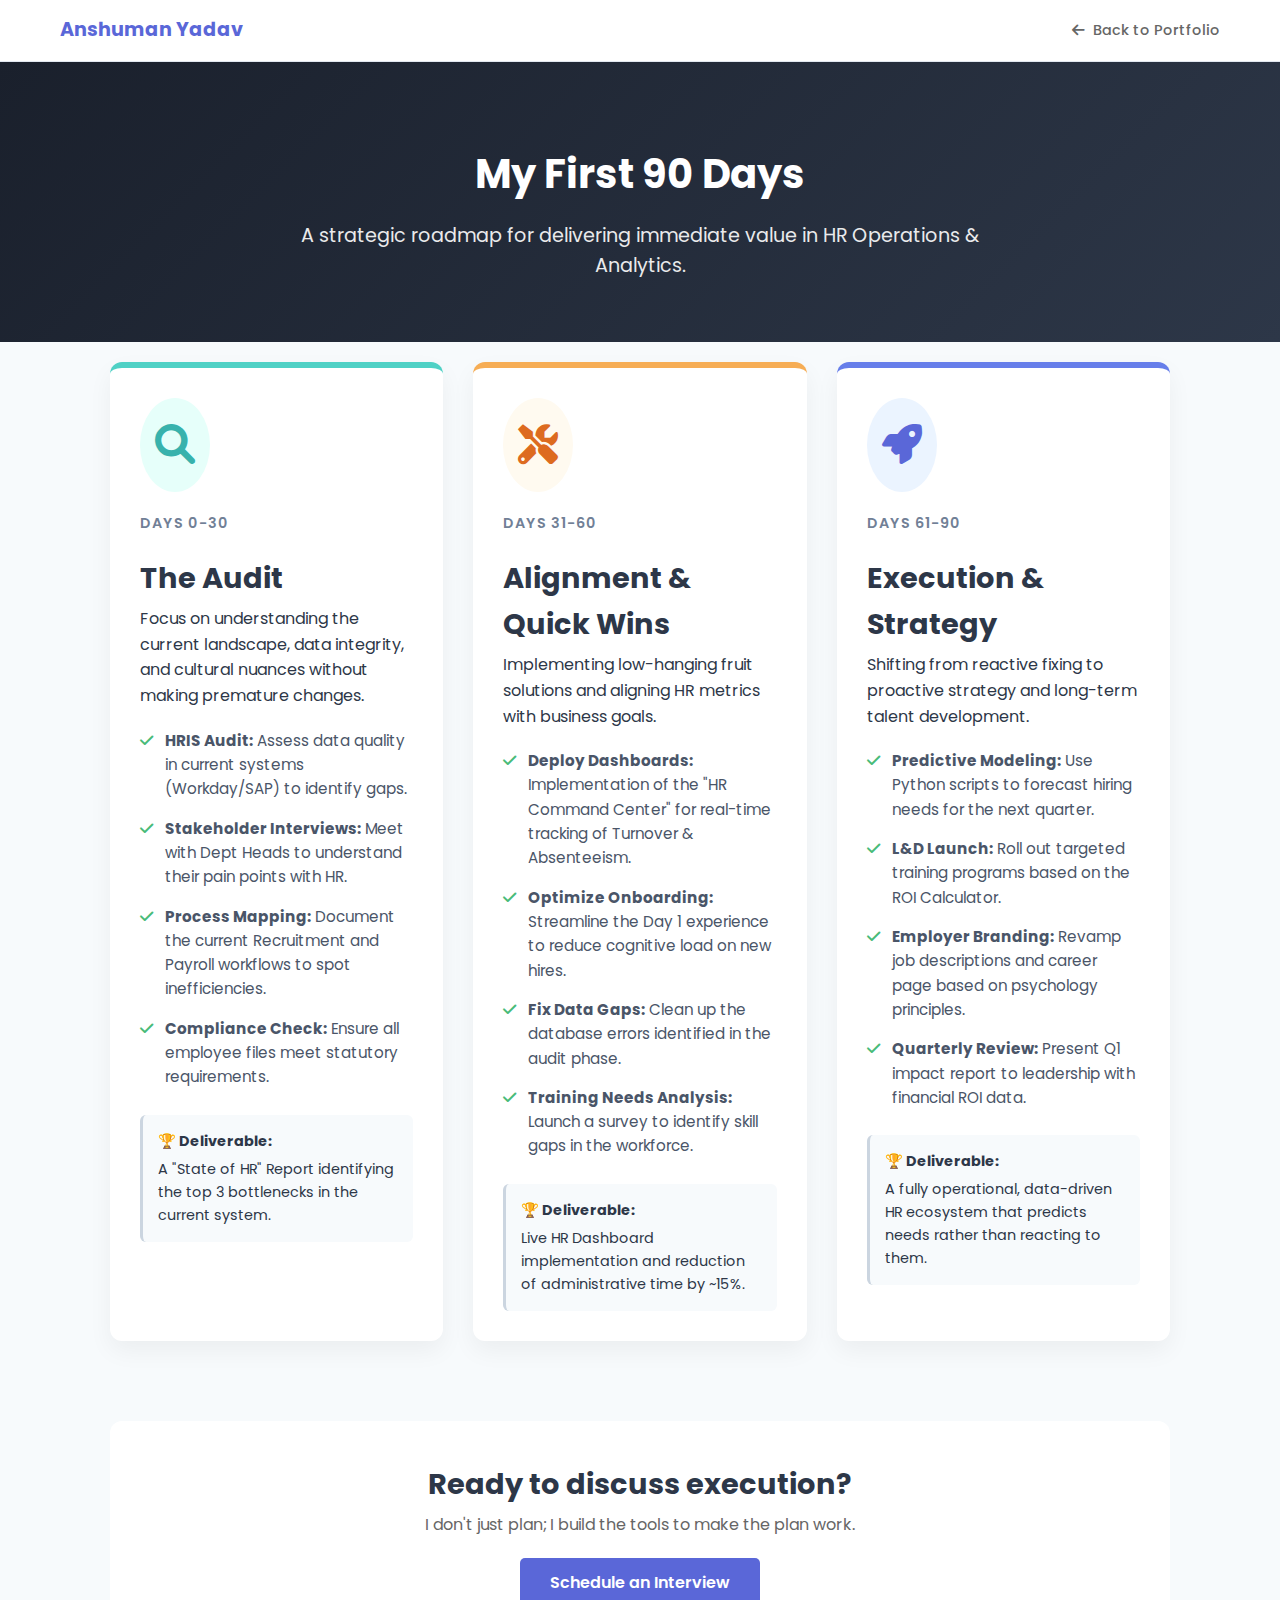
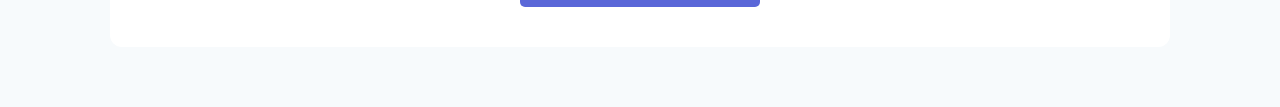
<file: strategy.html>
<!DOCTYPE html>
<html lang="en">
<head>
    <meta charset="UTF-8">
    <meta name="viewport" content="width=device-width, initial-scale=1.0">
    <title>30-60-90 Day Strategy - Anshuman Yadav</title>
    <style>
        @import url('https://fonts.googleapis.com/css2?family=Poppins:wght@300;400;500;600;700&display=swap');
        @import url('https://cdnjs.cloudflare.com/ajax/libs/font-awesome/6.0.0/css/all.min.css');

        * { margin: 0; padding: 0; box-sizing: border-box; }
        body { font-family: 'Poppins', sans-serif; background-color: #f7fafc; color: #2d3748; line-height: 1.6; }

        /* Nav */
        nav { background: #fff; padding: 15px 0; border-bottom: 1px solid #e2e8f0; position: sticky; top: 0; z-index: 100; }
        nav .container { max-width: 1200px; margin: 0 auto; display: flex; justify-content: space-between; align-items: center; padding: 0 20px; }
        nav .logo { font-weight: 700; font-size: 1.2rem; color: #5a67d8; text-decoration: none; }
        nav .back-link { text-decoration: none; color: #666; font-size: 0.9rem; font-weight: 500; display: flex; align-items: center; gap: 8px; }
        nav .back-link:hover { color: #5a67d8; }

        /* Header */
        header { text-align: center; padding: 80px 20px 60px; background: linear-gradient(135deg, #1a202c 0%, #2d3748 100%); color: white; }
        header h1 { font-size: 2.5rem; margin-bottom: 15px; }
        header p { font-size: 1.2rem; opacity: 0.9; max-width: 700px; margin: 0 auto; }

        .container { max-width: 1100px; margin: 0 auto; padding: 60px 20px; }

        /* Roadmap Grid */
        .roadmap-grid { display: grid; grid-template-columns: repeat(auto-fit, minmax(300px, 1fr)); gap: 30px; margin-top: -40px; }

        .phase-card {
            background: #fff; border-radius: 12px; padding: 30px; 
            box-shadow: 0 10px 25px rgba(0,0,0,0.05); border-top: 6px solid #cbd5e0;
            transition: transform 0.3s;
        }
        .phase-card:hover { transform: translateY(-10px); }

        /* Specific Colors for Phases */
        .phase-30 { border-top-color: #4fd1c5; }
        .phase-60 { border-top-color: #f6ad55; }
        .phase-90 { border-top-color: #667eea; }

        .phase-icon { 
            font-size: 2.5rem; margin-bottom: 20px; display: inline-block; padding: 15px; 
            border-radius: 50%; background: #f7fafc; 
        }
        .phase-30 .phase-icon { color: #38b2ac; background: #e6fffa; }
        .phase-60 .phase-icon { color: #dd6b20; background: #fffaf0; }
        .phase-90 .phase-icon { color: #5a67d8; background: #ebf4ff; }

        h2 { font-size: 1.8rem; margin-bottom: 5px; }
        .subtitle { font-size: 0.9rem; text-transform: uppercase; letter-spacing: 1px; color: #718096; font-weight: 600; margin-bottom: 20px; display: block; }

        /* Checklist */
        .checklist { list-style: none; margin-top: 20px; }
        .checklist li { 
            margin-bottom: 15px; padding-left: 25px; position: relative; color: #4a5568; font-size: 0.95rem; 
        }
        .checklist li::before {
            content: '\f00c'; font-family: 'Font Awesome 5 Free'; font-weight: 900;
            position: absolute; left: 0; top: 0; color: #48bb78;
        }

        /* Outcome Box */
        .outcome { 
            margin-top: 25px; background: #f7fafc; padding: 15px; border-radius: 6px; 
            font-size: 0.9rem; border-left: 3px solid #cbd5e0;
        }
        .outcome strong { display: block; color: #2d3748; margin-bottom: 5px; }

        /* CTA */
        .cta-section { text-align: center; margin-top: 80px; padding: 40px; background: #fff; border-radius: 12px; }
        .btn { display: inline-block; background: #5a67d8; color: white; padding: 12px 30px; border-radius: 5px; text-decoration: none; font-weight: 600; transition: background 0.3s; }
        .btn:hover { background: #4c51bf; }

        @media (max-width: 768px) { .roadmap-grid { grid-template-columns: 1fr; } }
    </style>
</head>
<body>

    <nav>
        <div class="container">
            <a href="index.html" class="logo">Anshuman Yadav</a>
            <a href="index.html" class="back-link"><i class="fas fa-arrow-left"></i> Back to Portfolio</a>
        </div>
    </nav>

    <header>
        <h1>My First 90 Days</h1>
        <p>A strategic roadmap for delivering immediate value in HR Operations & Analytics.</p>
    </header>

    <div class="container">
        <div class="roadmap-grid">
            
            <div class="phase-card phase-30">
                <div class="phase-icon"><i class="fas fa-search"></i></div>
                <span class="subtitle">Days 0-30</span>
                <h2>The Audit</h2>
                <p>Focus on understanding the current landscape, data integrity, and cultural nuances without making premature changes.</p>
                
                <ul class="checklist">
                    <li><strong>HRIS Audit:</strong> Assess data quality in current systems (Workday/SAP) to identify gaps.</li>
                    <li><strong>Stakeholder Interviews:</strong> Meet with Dept Heads to understand their pain points with HR.</li>
                    <li><strong>Process Mapping:</strong> Document the current Recruitment and Payroll workflows to spot inefficiencies.</li>
                    <li><strong>Compliance Check:</strong> Ensure all employee files meet statutory requirements.</li>
                </ul>

                <div class="outcome">
                    <strong>🏆 Deliverable:</strong>
                    A "State of HR" Report identifying the top 3 bottlenecks in the current system.
                </div>
            </div>

            <div class="phase-card phase-60">
                <div class="phase-icon"><i class="fas fa-tools"></i></div>
                <span class="subtitle">Days 31-60</span>
                <h2>Alignment & Quick Wins</h2>
                <p>Implementing low-hanging fruit solutions and aligning HR metrics with business goals.</p>
                
                <ul class="checklist">
                    <li><strong>Deploy Dashboards:</strong> Implementation of the "HR Command Center" for real-time tracking of Turnover & Absenteeism.</li>
                    <li><strong>Optimize Onboarding:</strong> Streamline the Day 1 experience to reduce cognitive load on new hires.</li>
                    <li><strong>Fix Data Gaps:</strong> Clean up the database errors identified in the audit phase.</li>
                    <li><strong>Training Needs Analysis:</strong> Launch a survey to identify skill gaps in the workforce.</li>
                </ul>

                <div class="outcome">
                    <strong>🏆 Deliverable:</strong>
                    Live HR Dashboard implementation and reduction of administrative time by ~15%.
                </div>
            </div>

            <div class="phase-card phase-90">
                <div class="phase-icon"><i class="fas fa-rocket"></i></div>
                <span class="subtitle">Days 61-90</span>
                <h2>Execution & Strategy</h2>
                <p>Shifting from reactive fixing to proactive strategy and long-term talent development.</p>
                
                <ul class="checklist">
                    <li><strong>Predictive Modeling:</strong> Use Python scripts to forecast hiring needs for the next quarter.</li>
                    <li><strong>L&D Launch:</strong> Roll out targeted training programs based on the ROI Calculator.</li>
                    <li><strong>Employer Branding:</strong> Revamp job descriptions and career page based on psychology principles.</li>
                    <li><strong>Quarterly Review:</strong> Present Q1 impact report to leadership with financial ROI data.</li>
                </ul>

                <div class="outcome">
                    <strong>🏆 Deliverable:</strong>
                    A fully operational, data-driven HR ecosystem that predicts needs rather than reacting to them.
                </div>
            </div>

        </div>

        <div class="cta-section">
            <h2>Ready to discuss execution?</h2>
            <p style="margin-bottom: 20px; color: #666;">I don't just plan; I build the tools to make the plan work.</p>
            <a href="index.html#contact" class="btn">Schedule an Interview</a>
        </div>
    </div>

</body>
</html>
</file>
<file: styles.css>
body {
  --c1: #041806;
  --c2: #0a0e27;
  --c3: #151a3a;
  --c4: #202540;
  --c5: #2a304a;

  --pattern: 
    radial-gradient(circle at 96px 56px, var(--c3) 5px, var(--c2) 6px 9px, var(--c3) 10px 15px, var(--c2) 16px 17px, var(--c3) 18px 23px, var(--c2) 24px 25px, transparent 26px),
    radial-gradient(circle at 96px 0, var(--c3) 5px, var(--c2) 6px 9px, var(--c3) 10px 15px, var(--c2) 16px 17px, var(--c3) 18px 23px, var(--c2) 24px 25px, transparent 26px),
    radial-gradient(circle at 48px 28px, var(--c3) 5px, var(--c2) 6px 9px, var(--c3) 10px 15px, var(--c2) 16px 17px, var(--c3) 18px 23px, var(--c2) 24px 25px, transparent 26px),
    radial-gradient(circle at 0 56px, var(--c3) 5px, var(--c2) 6px 9px, var(--c3) 10px 15px, var(--c2) 16px 17px, var(--c3) 18px 23px, var(--c2) 24px 25px, transparent 26px),
    radial-gradient(circle at 0 0, var(--c3) 5px, var(--c2) 6px 9px, var(--c3) 10px 15px, var(--c2) 16px 17px, var(--c3) 18px 23px, var(--c2) 24px 25px, transparent 26px);

  background: 
    var(--pattern),
    linear-gradient(135deg, rgba(50, 70, 120, 0.05) 0%, transparent 100%);
  background-size: 96px 56px;
  background-color: var(--c1);
  background-attachment: fixed;
  color: #ffffff;
  font-family: 'Segoe UI', 'Arial', sans-serif;
  min-height: 100vh;
  margin: 0;
  padding: 0;
  transition: all 0.3s ease;
}

/* Enhanced hover effect */
body:hover {
  background-size: 100px 60px;
  background-position: 0 0, 0 0, 0 0, 0 0, 0 0;
  background-color: #030516;
  box-shadow: 0 0 20px rgba(40, 60, 100, 0.2);
}

/* Optional: Add subtle texture */
body::before {
  content: "";
  position: fixed;
  top: 0;
  left: 0;
  width: 100%;
  height: 100%;
  background: 
    radial-gradient(circle at 96px 56px, rgba(255, 255, 255, 0.01) 5px, transparent 6px),
    radial-gradient(circle at 96px 0, rgba(255, 255, 255, 0.01) 5px, transparent 6px),
    radial-gradient(circle at 48px 28px, rgba(255, 255, 255, 0.01) 5px, transparent 6px),
    radial-gradient(circle at 0 56px, rgba(255, 255, 255, 0.01) 5px, transparent 6px),
    radial-gradient(circle at 0 0, rgba(255, 255, 255, 0.01) 5px, transparent 6px);
  background-size: 96px 56px;
  background-color: transparent;
  z-index: -1;
  opacity: 0.05;
  pointer-events: none;
}
</file>
<file: assets/css/styles.css>
@import url('https://fonts.googleapis.com/css2?family=Poppins:wght@300;400;500;600;700&display=swap');
@import url('https://cdnjs.cloudflare.com/ajax/libs/font-awesome/6.0.0/css/all.min.css');

:root {
    --primary-color: #353b91;
    --primary-gradient: linear-gradient(135deg, #667eea 0%, #764ba2 100%);
    --bg-light: #f1f5f9;
    --bg-white: #ffffff;
    --text-dark: #0f172a;
    --text-light: #1e293b;
    --text-muted: #475569;
    --border-color: #cbd5e1;
    --shadow: 0 4px 6px rgba(0,0,0,0.1);
    --transition: 0.2s;
}

.dark {
    --bg-light: #1a202c;
    --bg-white: #2d3748;
    --text-dark: #f7fafc;
    --text-light: #e2e8f0;
    --text-muted: #a0aec0;
    --border-color: #4a5568;
}

* { margin: 0; padding: 0; box-sizing: border-box; }

body {
    font-family: 'Poppins', sans-serif;
    line-height: 1.6;
    color: var(--text-dark);
    background-color: var(--bg-light);
    transition: background-color var(--transition), color var(--transition);
}

.container { max-width: 1200px; margin: 0 auto; padding: 0 20px; }

/* Navigation */
nav {
    position: sticky; top: 0; background-color: rgba(255, 255, 255, 0.95);
    backdrop-filter: blur(10px); box-shadow: 0 1px 3px rgba(0,0,0,0.1); z-index: 1000;
}
.dark nav { background-color: rgba(26, 32, 44, 0.95); }
nav .container { display: flex; justify-content: space-between; align-items: center; padding: 15px 20px; }
nav .logo { font-size: 1.4rem; font-weight: 700; color: var(--primary-color); text-decoration: none; }
nav ul { list-style: none; display: flex; align-items: center; }
nav ul li { margin-left: 30px; }
nav ul li a { text-decoration: none; color: var(--text-light); font-weight: 500; font-size: 0.95rem; transition: color var(--transition); }
nav ul li a:hover { color: var(--primary-color); }
nav ul li a.active { color: var(--primary-color); font-weight: 700; }

.nav-controls { display: flex; align-items: center; }

.theme-toggle { background: none; border: none; font-size: 1.2rem; cursor: pointer; color: var(--text-light); margin-left: 20px; }
.dark .theme-toggle { color: #e2e8f0; }

.mobile-menu-btn { display: none; background: none; border: none; font-size: 1.5rem; cursor: pointer; color: var(--text-light); }

/* Mobile Navigation */
@media (max-width: 768px) {
    .mobile-menu-btn { display: block; }
    nav ul {
        display: none;
        position: absolute;
        top: 100%;
        left: 0;
        width: 100%;
        background-color: var(--bg-white);
        flex-direction: column;
        padding: 20px;
        box-shadow: 0 4px 6px rgba(0,0,0,0.1);
    }
    nav ul.show { display: flex; }
    nav ul li { margin: 10px 0; }
    nav .container { flex-wrap: wrap; }
}

/* Common Buttons */
.btn {
    display: inline-block; padding: 12px 30px; border-radius: 50px; font-weight: 600;
    text-decoration: none; transition: transform 0.2s, box-shadow 0.2s; cursor: pointer;
    font-family: inherit;
}
.btn-primary { background-color: #fff; color: var(--primary-color); border: none; }
.btn-secondary { background-color: transparent; border: 2px solid #fff; color: #fff; margin-left: 15px; }
.btn-download { background-color: var(--primary-color); color: white; border: none; margin-top: 25px; }
.btn:hover { transform: translateY(-2px); box-shadow: 0 4px 12px rgba(0,0,0,0.15); }

/* Shared Section Styles */
.section-title { font-size: 2rem; margin-bottom: 40px; position: relative; display: inline-block; color: var(--text-dark); }
.section-title::after {
    content: ''; position: absolute; left: 0; bottom: -5px; width: 60px; height: 4px; background: var(--primary-color); border-radius: 2px;
}

/* Footer */
footer { background: #1a202c; color: #fff; text-align: center; padding: 40px 0; }
.footer-container { max-width: 1200px; margin: 0 auto; padding: 0 20px; }
.social-links { margin-bottom: 20px; }
.social-links a { color: #fff; font-size: 1.5rem; margin: 0 15px; opacity: 0.7; transition: opacity 0.3s; }
.social-links a:hover { opacity: 1; }

/* HR Tools Dashboard Specifics (extracted from tools.html) */
.dashboard-container { max-width: 1200px; margin: 40px auto; padding: 0 20px; }
.tabs { display: flex; gap: 10px; margin-bottom: 30px; border-bottom: 2px solid var(--border-color); overflow-x: auto; padding-bottom: 5px; }
.tab-btn {
    background: none; border: none; padding: 15px 20px; font-family: inherit; font-size: 0.95rem;
    font-weight: 600; color: var(--text-muted); cursor: pointer; position: relative; transition: color 0.3s;
    white-space: nowrap;
}
.tab-btn:hover { color: var(--primary-color); }
.tab-btn.active { color: var(--primary-color); }
.tab-btn.active::after {
    content: ''; position: absolute; bottom: -7px; left: 0; width: 100%; height: 3px; background: var(--primary-color); border-radius: 3px 3px 0 0;
}
.tool-panel { display: none; }
.tool-panel.active { display: block; }

.card { background: var(--bg-white); border-radius: 12px; box-shadow: var(--shadow); padding: 30px; margin-bottom: 30px; }
.card h2 { margin-bottom: 20px; color: var(--text-dark); font-size: 1.5rem; }
.card p.desc { color: var(--text-muted); margin-bottom: 30px; }

.grid-2 { display: grid; grid-template-columns: 1fr 1fr; gap: 30px; }
.form-group { margin-bottom: 20px; }
label { display: block; margin-bottom: 8px; font-weight: 500; color: var(--text-light); }
input, select, textarea {
    width: 100%; padding: 12px; border: 1px solid var(--border-color); border-radius: 6px;
    font-size: 1rem; background: var(--bg-white); color: var(--text-dark); font-family: inherit;
}
input:focus, select:focus, textarea:focus { outline: none; border-color: var(--primary-color); box-shadow: 0 0 0 3px rgba(90, 103, 216, 0.1); }

.action-btn { background: var(--primary-color); color: white; border: none; padding: 12px 25px; border-radius: 6px; font-weight: 600; cursor: pointer; transition: background 0.2s; width: 100%; }
.action-btn:hover { opacity: 0.9; }
.action-btn:disabled { opacity: 0.6; cursor: not-allowed; }

.result-box { background: var(--bg-light); border: 1px solid var(--border-color); border-radius: 8px; padding: 25px; margin-top: 20px; }
.big-number { font-size: 2.5rem; font-weight: 800; color: var(--text-dark); margin: 10px 0; }
.success-text { color: #38a169; }
.danger-text { color: #e53e3e; }

@media(max-width: 768px) { .grid-2 { grid-template-columns: 1fr; } }

/* Hero Section */
#hero {
    background: var(--primary-gradient);
    color: #fff; padding: 120px 0 100px; text-align: center;
}
#hero h1 { font-size: 3rem; margin-bottom: 15px; letter-spacing: -1px; }
#hero p { font-size: 1.25rem; margin-bottom: 35px; opacity: 0.9; max-width: 700px; margin-left: auto; margin-right: auto; }

/* About Section */
#about { padding: 100px 0; background: var(--bg-white); }
.about-grid { display: grid; grid-template-columns: 1fr 1.5fr; gap: 60px; align-items: center; }
.profile-wrapper { position: relative; text-align: center; }
.profile-wrapper img {
    width: 280px; height: 280px; border-radius: 50%; object-fit: cover; object-position: top center;
    border: 5px solid #fff; box-shadow: 0 10px 25px rgba(90, 103, 216, 0.3);
}
.badge {
    position: absolute; bottom: 20px; right: 20px; background: #ecc94b; color: #744210;
    padding: 8px 15px; border-radius: 20px; font-size: 0.85rem; font-weight: 700; box-shadow: 0 4px 6px rgba(0,0,0,0.1);
}

/* Featured Section */
#featured { padding: 100px 0; background: var(--bg-light); }

.flagship-card {
    background: var(--bg-white); border-radius: 12px; box-shadow: var(--shadow);
    padding: 40px; margin-bottom: 50px; border-left: 6px solid #667eea;
    display: flex; gap: 40px; flex-wrap: wrap; align-items: flex-start;
}
.dark .flagship-card { border-left-color: var(--primary-color); }

.flagship-content { flex: 2; min-width: 300px; }
.flagship-actions { flex: 1; min-width: 250px; background: var(--bg-light); padding: 20px; border-radius: 8px; }
.dark .flagship-actions { border: 1px solid var(--border-color); }

.flagship-title { font-size: 1.8rem; margin-bottom: 15px; color: var(--text-dark); }
.feature-list { list-style: none; margin-top: 15px; display: grid; grid-template-columns: 1fr 1fr; gap: 10px; }
.feature-list li { font-size: 0.9rem; color: var(--text-light); }
.feature-list li i { color: #2ecc71; margin-right: 8px; }

.featured-grid { display: grid; grid-template-columns: repeat(auto-fit, minmax(300px, 1fr)); gap: 30px; }
.tool-card {
    background: var(--bg-white); padding: 30px; border-radius: 12px; box-shadow: var(--shadow);
    transition: transform 0.3s; border-top: 4px solid var(--text-muted); display: flex; flex-direction: column;
}
.tool-card:hover { transform: translateY(-5px); }
.tool-icon { font-size: 2rem; color: var(--text-muted); margin-bottom: 20px; }
.tool-card h3 { margin-bottom: 10px; font-size: 1.25rem; }
.tool-card p { color: var(--text-muted); margin-bottom: 20px; flex-grow: 1; font-size: 0.9rem; }
.tool-link { color: var(--primary-color); font-weight: 600; text-decoration: none; }

/* Experience Section */
#experience { padding: 100px 0; background: var(--bg-white); }
.timeline-item { border-left: 3px solid var(--border-color); padding-left: 30px; margin-bottom: 40px; position: relative; }
.timeline-item::before {
    content: ''; position: absolute; left: -10px; top: 0; width: 17px; height: 17px; background: var(--primary-color);
    border-radius: 50%; border: 3px solid var(--bg-white);
}
.exp-date { font-size: 0.85rem; color: var(--text-muted); text-transform: uppercase; letter-spacing: 1px; font-weight: 600; display: block; }

/* Contact Section */
#contact { background: var(--bg-white); padding: 80px 0; }
.contact-grid { display: flex; flex-wrap: wrap; gap: 40px; margin-top: 40px; }
.contact-info { flex: 1; min-width: 300px; }
.contact-form { flex: 1; min-width: 300px; }
.contact-info p { margin-bottom: 15px; line-height: 1.8; color: var(--text-light); }
.contact-info strong { color: var(--text-dark); }
.contact-info a { color: var(--primary-color); text-decoration: none; transition: color 0.3s; }
.contact-info a:hover { opacity: 0.8; }
.contact-form form { display: flex; flex-direction: column; gap: 15px; }

/* Blog Specific Styles */
.article-card {
    background: var(--bg-white); border-radius: 12px; padding: 40px; margin-bottom: 40px;
    box-shadow: var(--shadow); border-left: 5px solid var(--primary-color); transition: transform 0.2s;
}
.article-card:hover { transform: translateY(-3px); box-shadow: 0 10px 15px rgba(0,0,0,0.05); }
.meta { display: flex; align-items: center; gap: 15px; margin-bottom: 15px; font-size: 0.85rem; color: var(--text-muted); text-transform: uppercase; letter-spacing: 1px; font-weight: 600; }
.tag { background: #ebf4ff; color: var(--primary-color); padding: 2px 10px; border-radius: 4px; }
.excerpt { color: var(--text-light); margin-bottom: 20px; font-size: 1rem; }
.read-more { color: var(--primary-color); font-weight: 600; text-decoration: none; display: inline-flex; align-items: center; gap: 5px; }
.read-more:hover { gap: 8px; transition: gap 0.2s; }

/* Article Detail Styles */
.article-container { max-width: 700px; margin: 0 auto; padding: 80px 20px; }
.intro { font-size: 1.2rem; color: var(--text-light); font-weight: 300; margin-bottom: 40px; border-left: 4px solid var(--primary-color); padding-left: 20px; }
.content p { margin-bottom: 25px; font-size: 1.05rem; }
.content h2 { font-size: 1.5rem; margin-top: 50px; margin-bottom: 20px; color: var(--text-dark); }
.content ul { margin-bottom: 25px; padding-left: 20px; }
.content li { margin-bottom: 10px; }
.highlight-box { background: var(--bg-light); padding: 30px; border-radius: 8px; margin: 40px 0; border: 1px solid var(--border-color); }
.highlight-box h3 { margin-bottom: 15px; font-size: 1.2rem; }
.author-bio { margin-top: 80px; padding-top: 40px; border-top: 1px solid var(--border-color); display: flex; align-items: center; gap: 20px; }
.author-bio img { width: 80px; height: 80px; border-radius: 50%; object-fit: cover; }
.author-info h4 { margin-bottom: 5px; }
.author-info p { font-size: 0.9rem; color: var(--text-muted); }

/* Strategy Roadmap Styles */
.roadmap-grid { display: grid; grid-template-columns: repeat(auto-fit, minmax(300px, 1fr)); gap: 30px; margin-top: -40px; }
.phase-card {
    background: var(--bg-white); border-radius: 12px; padding: 30px;
    box-shadow: 0 10px 25px rgba(0,0,0,0.05); border-top: 6px solid var(--border-color);
    transition: transform 0.3s;
}
.phase-card:hover { transform: translateY(-10px); }
.phase-30 { border-top-color: #4fd1c5; }
.phase-60 { border-top-color: #f6ad55; }
.phase-90 { border-top-color: var(--primary-color); }
.phase-icon {
    font-size: 2.5rem; margin-bottom: 20px; display: inline-block; padding: 15px;
    border-radius: 50%; background: var(--bg-light);
}
.phase-30 .phase-icon { color: #38b2ac; background: #e6fffa; }
.phase-60 .phase-icon { color: #dd6b20; background: #fffaf0; }
.phase-90 .phase-icon { color: var(--primary-color); background: #ebf4ff; }
.subtitle { font-size: 0.9rem; text-transform: uppercase; letter-spacing: 1px; color: var(--text-muted); font-weight: 600; margin-bottom: 20px; display: block; }
.checklist { list-style: none; margin-top: 20px; }
.checklist li {
    margin-bottom: 15px; padding-left: 25px; position: relative; color: var(--text-light); font-size: 0.95rem;
}
.checklist li::before {
    content: '\f00c'; font-family: 'Font Awesome 5 Free'; font-weight: 900;
    position: absolute; left: 0; top: 0; color: #48bb78;
}
.outcome {
    margin-top: 25px; background: var(--bg-light); padding: 15px; border-radius: 6px;
    font-size: 0.9rem; border-left: 3px solid var(--border-color);
}
.outcome strong { display: block; color: var(--text-dark); margin-bottom: 5px; }
.cta-section { text-align: center; margin-top: 80px; padding: 40px; background: var(--bg-white); border-radius: 12px; }

/* Case Study / Project Detail Styles */
.case-header { background: #1a202c; color: white; padding: 80px 0 60px; text-align: center; }
.case-header h1 { font-size: 2.5rem; margin-bottom: 15px; }
.case-header p { font-size: 1.2rem; opacity: 0.8; max-width: 600px; margin: 0 auto; }
.tags { margin-top: 20px; }
.tag { background: rgba(255,255,255,0.1); padding: 5px 12px; border-radius: 20px; font-size: 0.85rem; margin: 0 5px; border: 1px solid rgba(255,255,255,0.2); }
.section { margin-bottom: 60px; background: var(--bg-white); padding: 40px; border-radius: 12px; box-shadow: var(--shadow); }
.section h2 { font-size: 1.8rem; margin-bottom: 20px; color: var(--text-dark); border-left: 5px solid var(--primary-color); padding-left: 15px; }
.section h3 { font-size: 1.2rem; margin: 30px 0 15px; color: var(--text-light); }
.section p { margin-bottom: 20px; color: var(--text-light); }
pre { background: #2d3748; color: #e2e8f0; padding: 20px; border-radius: 8px; overflow-x: auto; margin: 20px 0; font-family: 'Fira Code', monospace; font-size: 0.9rem; }
code { font-family: 'Fira Code', monospace; color: #ec87bf; }
.diagram { display: flex; gap: 20px; justify-content: center; margin: 40px 0; flex-wrap: wrap; }
.db-table { border: 2px solid var(--border-color); border-radius: 8px; width: 200px; background: var(--bg-white); overflow: hidden; }
.db-header { background: #edf2f7; padding: 10px; font-weight: 700; text-align: center; border-bottom: 2px solid var(--border-color); }
.db-row { padding: 8px 15px; border-bottom: 1px solid #eee; font-size: 0.9rem; display: flex; justify-content: space-between; }
.pk { color: #e53e3e; font-size: 0.7rem; font-weight: bold; }
.fk { color: #3182ce; font-size: 0.7rem; font-weight: bold; }

/* Responsive adjustments */
@media (max-width: 768px) {
    #hero h1 { font-size: 2.2rem; }
    .about-grid { grid-template-columns: 1fr; text-align: center; }
    .profile-wrapper { margin-bottom: 30px; }
    .badge { right: 50%; transform: translateX(50%); bottom: -15px; }
    .flagship-card { padding: 20px; }
    .feature-list { grid-template-columns: 1fr; }
    .contact-grid { flex-direction: column; }
    .roadmap-grid { grid-template-columns: 1fr; }
}

/* Resume Specific Styles (Integrated) */
.resume-page { background: #f5f5f5 !important; }
.dark .resume-page { background: #1a202c !important; }

.resume-container {
    max-width: 900px; margin: 40px auto; background: white; padding: 40px;
    box-shadow: 0 0 10px rgba(0,0,0,0.1); border-radius: 8px;
}
.dark .resume-container { background: #2d3748; color: #f7fafc; box-shadow: 0 4px 6px rgba(0,0,0,0.3); }

@media print {
    .resume-page { background: white !important; }
    .resume-container { box-shadow: none; padding: 20px; margin: 0; max-width: 100%; width: 100%; }
    nav, footer, #printBtn { display: none !important; }
}

.resume-header { text-align: center; border-bottom: 3px solid var(--primary-color); padding-bottom: 20px; margin-bottom: 30px; }
.resume-header h1 { font-size: 32px; color: var(--primary-color); margin-bottom: 5px; }
.resume-header p { color: var(--text-light); margin: 5px 0; font-weight: 600; }

.resume-contact { display: flex; justify-content: center; gap: 20px; flex-wrap: wrap; margin-top: 10px; font-size: 14px; }
.resume-contact a { color: var(--primary-color); text-decoration: none; }

.resume-section { margin-bottom: 30px; }
.resume-section h2 {
    font-size: 18px; color: var(--primary-color); border-bottom: 2px solid var(--primary-color);
    padding-bottom: 8px; margin-bottom: 15px; text-transform: uppercase; letter-spacing: 1px;
}

.resume-entry { margin-bottom: 20px; }
.resume-entry-header { display: flex; justify-content: space-between; align-items: flex-start; margin-bottom: 5px; }
.resume-entry-title { font-size: 16px; font-weight: bold; color: var(--text-dark); }
.resume-entry-subtitle { color: var(--text-light); font-style: italic; }
.resume-entry-date { color: var(--text-muted); font-size: 14px; white-space: nowrap; }
.resume-entry-description { color: var(--text-light); margin-top: 8px; line-height: 1.5; font-size: 14px; }

.resume-skills-grid { display: grid; grid-template-columns: repeat(2, 1fr); gap: 20px; }
.resume-skill-category { background: var(--bg-light); padding: 15px; border-left: 4px solid var(--primary-color); border-radius: 4px; }
.resume-skill-category h3 { color: var(--primary-color); margin-bottom: 10px; font-size: 14px; text-transform: uppercase; }
.resume-skill-category ul { list-style: none; padding-left: 0 !important; }
.resume-skill-category li { color: var(--text-light); padding: 4px 0; font-size: 14px; }

.resume-highlights { background: var(--bg-light); padding: 15px; border-radius: 4px; margin-bottom: 20px; border-left: 4px solid var(--primary-color); }
.resume-highlights h3 { color: var(--primary-color); margin-bottom: 10px; font-size: 14px; text-transform: uppercase; }
.resume-highlights ul { margin-left: 20px; color: var(--text-light); }
.resume-highlights li { margin: 5px 0; font-size: 14px; }

#printBtn {
    position: fixed; top: 100px; right: 20px; padding: 10px 20px; background: var(--primary-color); color: white;
    border: none; border-radius: 4px; cursor: pointer; font-size: 14px; z-index: 100; box-shadow: 0 2px 5px rgba(0,0,0,0.2);
}

@media (max-width: 768px) {
    .resume-skills-grid { grid-template-columns: 1fr; }
    .resume-entry-header { flex-direction: column; }
    .resume-entry-date { margin-top: 5px; }
}
</file>
